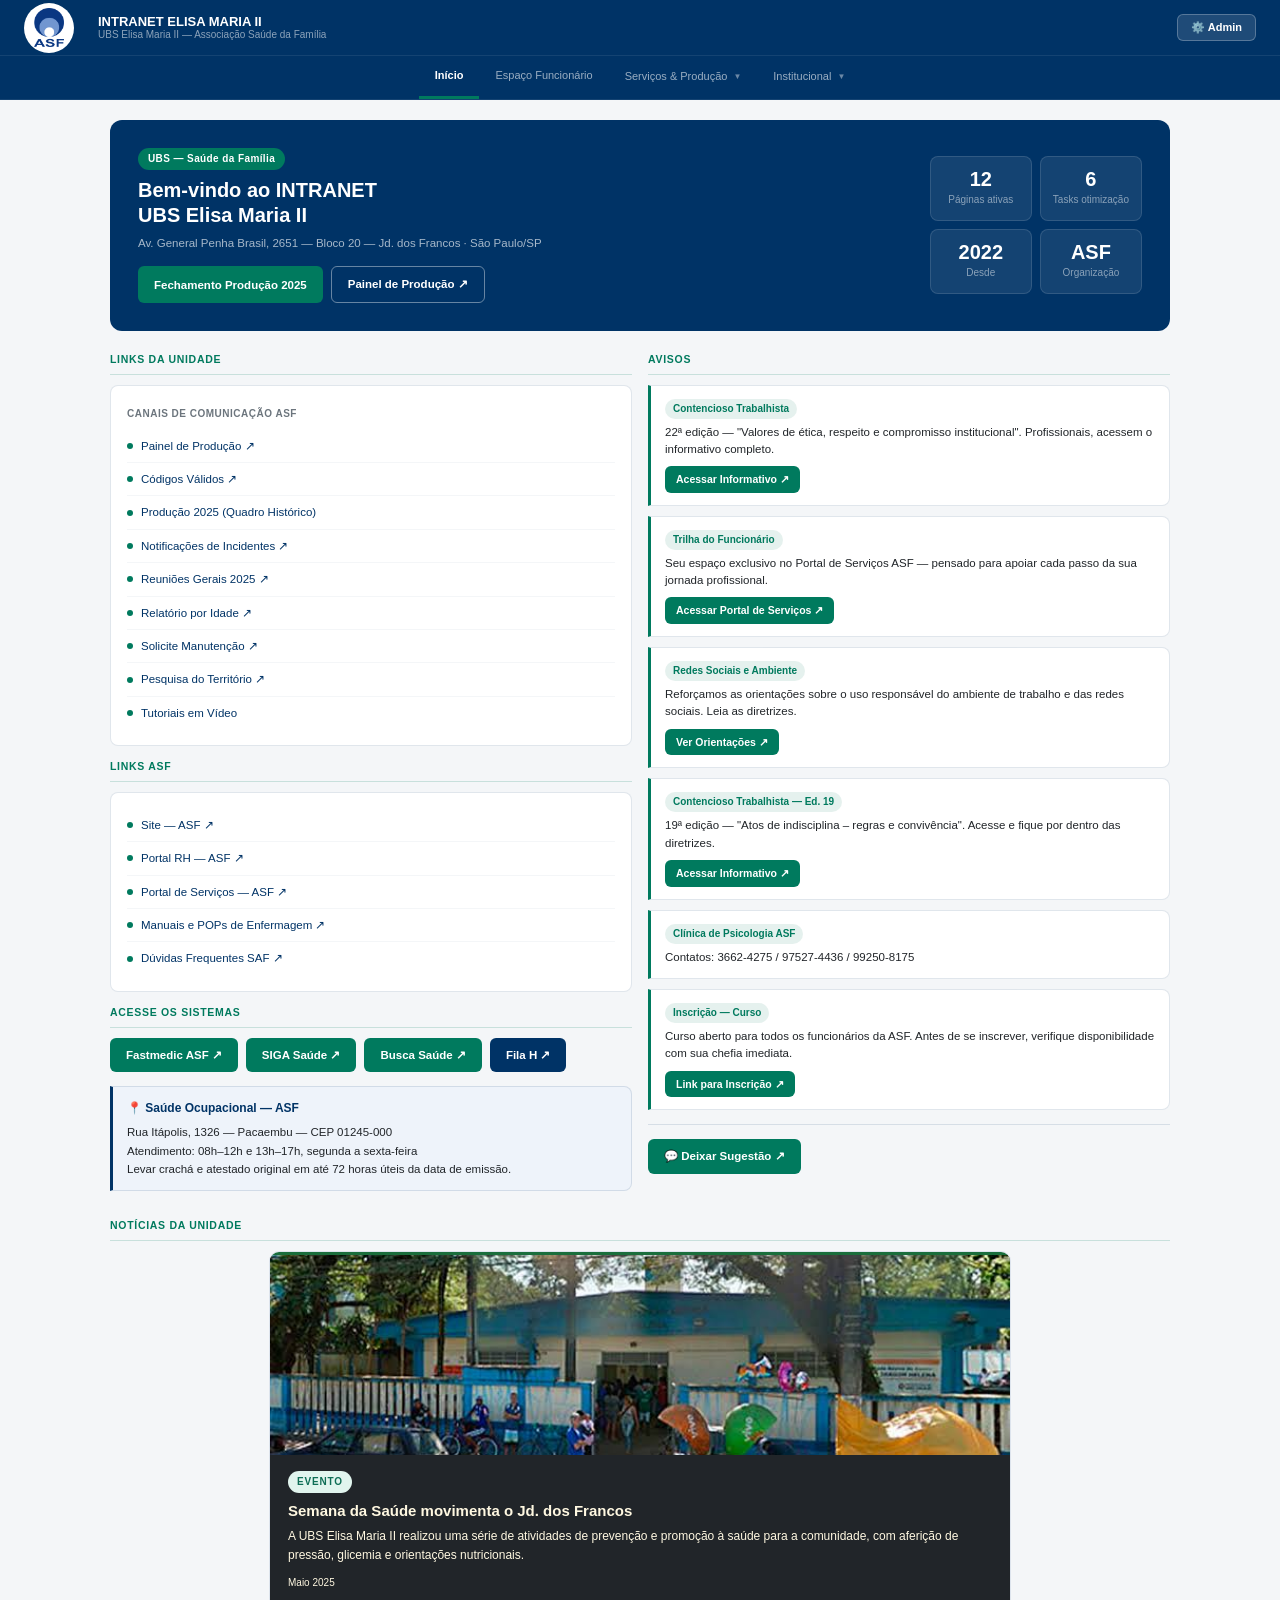
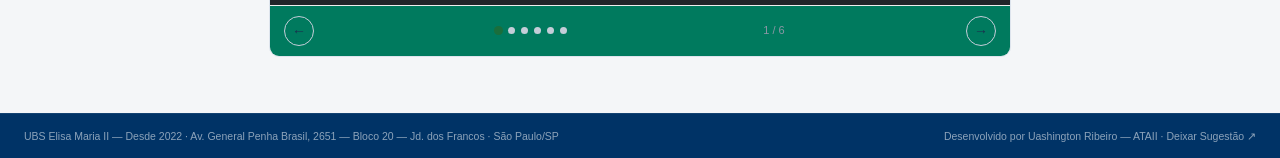
<file: index.html>
<!DOCTYPE html>
<html lang="pt-BR">

<head>
  <meta charset="UTF-8">
  <meta name="viewport" content="width=device-width, initial-scale=1.0">
  <title>INTRANET — UBS Elisa Maria II</title>
  <link rel="stylesheet" href="css/style.css">
</head>

<body>

  <!-- ════════════════════════════ HEADER ════════════════════════════ -->
  <header class="header">
    <a class="brand" onclick="goPage('inicio')">
      <div style=" width: 50px; height: 50px; background: #ffffff; border-radius: 50%; display: flex; align-items: center; justify-content: center; margin-right: 12px;">
        <img style="width: 60%;" src="images/logo.png" alt="Logo Elisa Maria II" class="brand-logo">
      </div>
      <div class="brand-text">
        <span class="brand-name">INTRANET ELISA MARIA II</span>
        <span class="brand-sub">UBS Elisa Maria II — Associação Saúde da Família</span>
      </div>
    </a>
    <button class="admin-header-btn" onclick="openAdminLogin()">⚙️ Admin</button>
  </header>

  <!-- ════════════════════════════ NAVBAR ════════════════════════════ -->
  <nav class="navbar" id="navbar">
    <!-- Início -->
    <div class="nav-item active" data-page="inicio" onclick="goPage('inicio')">Início</div>

    <!-- Espaço Funcionário -->
    <div class="nav-item" data-page="espaco" onclick="goPage('espaco')">Espaço Funcionário</div>

    <!-- Serviços & Produção -->
    <div class="nav-dropdown">
      <button class="nav-dropbtn">Serviços & Produção <span class="arrow">▼</span></button>
      <div class="nav-dropdown-content">
        <div class="nav-item" data-page="tutoriais" onclick="goPage('tutoriais')">Tutoriais em Vídeo</div>
        <div class="nav-item" data-page="territorio" onclick="goPage('territorio')">Território</div>
        <div class="nav-item" data-page="producao" onclick="goPage('producao')">Fechamento Produção 2025</div>
        <div class="nav-item" data-page="telefones" onclick="goPage('telefones')">Telefones Úteis</div>
      </div>
    </div>

    <!-- Institucional -->
    <div class="nav-dropdown">
      <button class="nav-dropbtn">Institucional <span class="arrow">▼</span></button>
      <div class="nav-dropdown-content">
        <div class="nav-item" data-page="missao" onclick="goPage('missao')">Missão e Visão</div>
        <div class="nav-item" data-page="aconteceu" onclick="goPage('aconteceu')">Aconteceu no Elisa II</div>
      </div>
    </div>
  </nav>

  <!-- ════════════════════════════ PÁGINAS ════════════════════════════ -->

  <!-- ── INÍCIO ── -->
  <div class="page active" id="pg-inicio">
    <div class="main">

      <div class="hero">
        <div class="hero-left">
          <span class="hero-badge">UBS — Saúde da Família</span>
          <h1>Bem-vindo ao INTRANET<br>UBS Elisa Maria II</h1>
          <p>Av. General Penha Brasil, 2651 — Bloco 20 — Jd. dos Francos · São Paulo/SP</p>
          <div class="hero-actions">
            <button class="btn btn-green" onclick="goPage('producao')">Fechamento Produção 2025</button>
            <a class="btn btn-outline-white" href="https://lookerstudio.google.com/s/kSRk7RGG6Fc" target="_blank"
              rel="noopener">Painel de Produção ↗</a>
          </div>
        </div>
        <div class="stats-grid">
          <div class="stat-card">
            <div class="stat-num">12</div>
            <div class="stat-label">Páginas ativas</div>
          </div>
          <div class="stat-card">
            <div class="stat-num">6</div>
            <div class="stat-label">Tasks otimização</div>
          </div>
          <div class="stat-card">
            <div class="stat-num">2022</div>
            <div class="stat-label">Desde</div>
          </div>
          <div class="stat-card">
            <div class="stat-num">ASF</div>
            <div class="stat-label">Organização</div>
          </div>
        </div>
      </div>

      <div class="grid-2">
        <div>
          <div class="section-title">Links da Unidade</div>
          <div class="card">
            <p class="label-mini">Canais de Comunicação ASF</p>
            <a class="link-item" href="https://lookerstudio.google.com/s/kSRk7RGG6Fc" target="_blank"><span
                class="link-dot"></span>Painel de Produção ↗</a>
            <a class="link-item"
              href="https://docs.google.com/spreadsheets/d/16RR93oftCf_HwgSDiR7a7Z479o3SIHsOuPSu8A99-ho/edit?usp=sharing"
              target="_blank"><span class="link-dot"></span>Códigos Válidos ↗</a>
            <a class="link-item" href="#" onclick="goPage('producao');return false;"><span
                class="link-dot"></span>Produção 2025 (Quadro Histórico)</a>
            <a class="link-item" href="http://portal.saudedafamilia.org/ASFPesquisa/" target="_blank"><span
                class="link-dot"></span>Notificações de Incidentes ↗</a>
            <a class="link-item"
              href="https://docs.google.com/spreadsheets/d/e/2PACX-1vTS7S0PNtq6ldLuMy5qvCc7ppmtYqmpJDeay9tLh4TyhqOQcVycq1SSYLpQLKpsd4zYFFqaWVrKKi_M/pub?gid=1036982012&single=true&output=pdf"
              target="_blank"><span class="link-dot"></span>Reuniões Gerais 2025 ↗</a>
            <a class="link-item"
              href="https://lookerstudio.google.com/embed/u/0/reporting/6e486592-03f9-4856-9f16-099adacba0db/page/p_2ce3hm3kwd"
              target="_blank"><span class="link-dot"></span>Relatório por Idade ↗</a>
            <a class="link-item"
              href="https://docs.google.com/forms/d/e/1FAIpQLScyAi8FkZ9QKPuhp3hT5o93SmapsVHcFh4o_IoH3g23QhutRg/viewform"
              target="_blank"><span class="link-dot"></span>Solicite Manutenção ↗</a>
            <a class="link-item"
              href="https://script.google.com/macros/s/AKfycbx_i3jmiJw-WCem_1BwaOjSOH1WIs7LGUbDLyeGyCP2BsDNxpOQcG13u_Mr7_VL13k/exec"
              target="_blank"><span class="link-dot"></span>Pesquisa do Território ↗</a>
            <a class="link-item" href="#" onclick="goPage('tutoriais');return false;"><span
                class="link-dot"></span>Tutoriais em Vídeo</a>
          </div>

          <div class="section-title">Links ASF</div>
          <div class="card">
            <a class="link-item" href="https://www.saudedafamilia.org/" target="_blank"><span
                class="link-dot"></span>Site — ASF ↗</a>
            <a class="link-item" href="http://portal.saudedafamilia.org/PORTALASF/Login.aspx" target="_blank"><span
                class="link-dot"></span>Portal RH — ASF ↗</a>
            <a class="link-item" href="http://portal.saudedafamilia.org/ASF/Home/Index" target="_blank"><span
                class="link-dot"></span>Portal de Serviços — ASF ↗</a>
            <a class="link-item" href="https://www.saudedafamilia.org/Home/Enfermagem" target="_blank"><span
                class="link-dot"></span>Manuais e POPs de Enfermagem ↗</a>
            <a class="link-item" href="https://saudedafamilia.org/Transparencia/DuvidasFrequentesSAF"
              target="_blank"><span class="link-dot"></span>Dúvidas Frequentes SAF ↗</a>
          </div>

          <div class="section-title">Acesse os Sistemas</div>
          <div class="btn-group">
            <a class="btn btn-green" href="https://saude.fastmedic.com.br/asfsaopaulo" target="_blank">Fastmedic ASF
              ↗</a>
            <a class="btn btn-green" href="https://siga.saude.prefeitura.sp.gov.br/sms/login.do?method=logoff"
              target="_blank">SIGA Saúde ↗</a>
            <a class="btn btn-green" href="https://buscasaude.prefeitura.sp.gov.br/" target="_blank">Busca Saúde ↗</a>
            <a class="btn btn-navy" href="http://172.17.250.105:8080/filah" target="_blank">Fila H ↗</a>
          </div>

          <div class="info-block">
            <h3>📍 Saúde Ocupacional — ASF</h3>
            <p>Rua Itápolis, 1326 — Pacaembu — CEP 01245-000<br>
              Atendimento: 08h–12h e 13h–17h, segunda a sexta-feira<br>
              Levar crachá e atestado original em até 72 horas úteis da data de emissão.</p>
          </div>
        </div>

        <div>
          <div class="section-title">Avisos</div>
          <div id="avisos-container"></div>

          <div class="divider"></div>
          <div class="btn-group">
            <a class="btn btn-green"
              href="https://docs.google.com/forms/d/e/1FAIpQLSe1J32KYyP0vvBQekujlsO9l6V8b3mlJfW5ge34xovFd7Z3dQ/viewform"
              target="_blank">💬 Deixar Sugestão ↗</a>
          </div>
        </div>
      </div>

      <!-- ── CARROSSEL DE NOTÍCIAS ── -->
      <div style="margin-bottom:24px;">
        <div class="section-title">Notícias da Unidade</div>
        <div id="news-carousel" style="border-radius:10px;overflow:hidden;background:#fff;border:1px solid #dde4ed;">

          <div style="height:3px;background:#e2eaf2;">
            <div id="news-progress" style="height:3px;background:#1a6e3c;width:0%;"></div>
          </div>

          <!-- SLIDE 1 -->
          <div class="news-slide active" style="display:flex;flex-direction:column;">
            <img src="img/teste.jpg" alt="Semana da Saúde"
              style="width:100%;height:200px;object-fit:cover;display:block;">
            <div style="padding:16px 18px 14px;">
              <span
                style="display:inline-block;font-size:10px;font-weight:700;letter-spacing:.08em;text-transform:uppercase;padding:3px 9px;border-radius:20px;background:#e1f5ee;color:#0f6e56;margin-bottom:8px;">Evento</span>
              <div style="font-size:15px;font-weight:700;color:#1a2f4e;margin:0 0 6px;line-height:1.35;">Semana da Saúde movimenta o Jd. dos Francos</div>
              <div style="font-size:12px;color:#6b7a8d;line-height:1.55;margin:0 0 10px;">A UBS Elisa Maria II realizou uma série de atividades de prevenção e promoção à saúde para a comunidade, com aferição de pressão, glicemia e orientações nutricionais.</div>
              <div style="font-size:10px;color:#a0aab5;">Maio 2025</div>
            </div>
          </div>

          <!-- SLIDE 2 -->
          <div class="news-slide" style="display:none;flex-direction:column;">
            <img src="img/teste.jpg" alt="Capacitação" style="width:100%;height:200px;object-fit:cover;display:block;">
            <div style="padding:16px 18px 14px;">
              <span
                style="display:inline-block;font-size:10px;font-weight:700;letter-spacing:.08em;text-transform:uppercase;padding:3px 9px;border-radius:20px;background:#e6f1fb;color:#185fa5;margin-bottom:8px;">Capacitação</span>
              <div style="font-size:15px;font-weight:700;color:#1a2f4e;margin:0 0 6px;line-height:1.35;">Equipe conclui treinamento em Prontuário Eletrônico</div>
              <div style="font-size:12px;color:#6b7a8d;line-height:1.55;margin:0 0 10px;">Todos os profissionais da unidade participaram do treinamento de atualização no sistema de prontuário eletrônico, garantindo mais segurança e qualidade nos registros.</div>
              <div style="font-size:10px;color:#a0aab5;">Abril 2025</div>
            </div>
          </div>

          <!-- SLIDE 3 -->
          <div class="news-slide" style="display:none;flex-direction:column;">
            <img src="img/teste.jpg" alt="Reconhecimento"
              style="width:100%;height:200px;object-fit:cover;display:block;">
            <div style="padding:16px 18px 14px;">
              <span
                style="display:inline-block;font-size:10px;font-weight:700;letter-spacing:.08em;text-transform:uppercase;padding:3px 9px;border-radius:20px;background:#faeeda;color:#854f0b;margin-bottom:8px;">Reconhecimento</span>
              <div style="font-size:15px;font-weight:700;color:#1a2f4e;margin:0 0 6px;line-height:1.35;">Elisa II é destaque no indicador de acolhimento ASF</div>
              <div style="font-size:12px;color:#6b7a8d;line-height:1.55;margin:0 0 10px;">A unidade foi reconhecida entre as melhores avaliadas no indicador de acolhimento da ASF em 2025, resultado do trabalho dedicado e humanizado de toda a equipe.</div>
              <div style="font-size:10px;color:#a0aab5;">Março 2025</div>
            </div>
          </div>

          <!-- SLIDE 4 -->
          <div class="news-slide" style="display:none;flex-direction:column;">
            <img src="img/teste.jpg" alt="Reforma" style="width:100%;height:200px;object-fit:cover;display:block;">
            <div style="padding:16px 18px 14px;">
              <span
                style="display:inline-block;font-size:10px;font-weight:700;letter-spacing:.08em;text-transform:uppercase;padding:3px 9px;border-radius:20px;background:#eeedfe;color:#534ab7;margin-bottom:8px;">Infraestrutura</span>
              <div style="font-size:15px;font-weight:700;color:#1a2f4e;margin:0 0 6px;line-height:1.35;">Sala de espera reformada e mais acessível</div>
              <div style="font-size:12px;color:#6b7a8d;line-height:1.55;margin:0 0 10px;">A reforma da sala de espera foi concluída com sucesso. O novo espaço conta com melhor iluminação, assentos confortáveis e acessibilidade para pessoas com mobilidade reduzida.</div>
              <div style="font-size:10px;color:#a0aab5;">Fevereiro 2025</div>
            </div>
          </div>

          <!-- SLIDE 5 -->
          <div class="news-slide" style="display:none;flex-direction:column;">
            <img src="img/teste.jpg" alt="Vacinação" style="width:100%;height:200px;object-fit:cover;display:block;">
            <div style="padding:16px 18px 14px;">
              <span
                style="display:inline-block;font-size:10px;font-weight:700;letter-spacing:.08em;text-transform:uppercase;padding:3px 9px;border-radius:20px;background:#fcebeb;color:#a32d2d;margin-bottom:8px;">Vacinação</span>
              <div style="font-size:15px;font-weight:700;color:#1a2f4e;margin:0 0 6px;line-height:1.35;">Campanha Influenza encerra com 100% de meta atingida</div>
              <div style="font-size:12px;color:#6b7a8d;line-height:1.55;margin:0 0 10px;">Graças ao esforço conjunto da equipe e dos Agentes Comunitários de Saúde, a campanha de vacinação contra influenza alcançou 100% da meta na área adscrita da unidade.</div>
              <div style="font-size:10px;color:#a0aab5;">Janeiro 2025</div>
            </div>
          </div>

          <!-- SLIDE 6 -->
          <div class="news-slide" style="display:none;flex-direction:column;">
            <img src="img/teste.jpg" alt="Aniversário" style="width:100%;height:200px;object-fit:cover;display:block;">
            <div style="padding:16px 18px 14px;">
              <span
                style="display:inline-block;font-size:10px;font-weight:700;letter-spacing:.08em;text-transform:uppercase;padding:3px 9px;border-radius:20px;background:#e1f5ee;color:#0f6e56;margin-bottom:8px;">Aniversário</span>
              <div style="font-size:15px;font-weight:700;color:#1a2f4e;margin:0 0 6px;line-height:1.35;">3 anos de UBS Elisa Maria II — obrigado, comunidade!</div>
              <div style="font-size:12px;color:#6b7a8d;line-height:1.55;margin:0 0 10px;">Três anos de história, cuidado e compromisso com a saúde do Jardim dos Francos. A unidade celebra mais um aniversário agradecendo a confiança de cada paciente e família atendida.</div>
              <div style="font-size:10px;color:#a0aab5;">2025</div>
            </div>
          </div>

          <!-- CONTROLES -->
          <div
            style="display:flex;align-items:center;justify-content:space-between;padding:10px 14px;border-top:1px solid #eee;background:#007A5E;">
            <button id="news-prev"
              style="background:none;border:1px solid #c4cdd8;border-radius:50%;width:30px;height:30px;cursor:pointer;font-size:14px;color:#1a2f4e;">&#8592;</button>
            <div id="news-dots" style="display:flex;gap:6px;align-items:center;"></div>
            <span id="news-counter" style="font-size:11px;color:#8a97a5;min-width:36px;text-align:right;"></span>
            <button id="news-next"
              style="background:none;border:1px solid #c4cdd8;border-radius:50%;width:30px;height:30px;cursor:pointer;font-size:14px;color:#1a2f4e;">&#8594;</button>
          </div>

        </div>
      </div>

      <script>
        (function () {
          var slides = document.querySelectorAll('.news-slide');
          var dotsEl = document.getElementById('news-dots');
          var counter = document.getElementById('news-counter');
          var bar = document.getElementById('news-progress');
          var total = slides.length;
          var current = 0;
          var autoTimer, barAnim;
          var INTERVAL = 5000;

          for (var i = 0; i < total; i++) {
            var d = document.createElement('div');
            d.style.cssText = 'width:7px;height:7px;border-radius:50%;background:#c4cdd8;cursor:pointer;transition:background .2s,transform .2s;';
            d.setAttribute('data-i', i);
            d.addEventListener('click', (function (idx) { return function () { goTo(idx); startAuto(); }; })(i));
            dotsEl.appendChild(d);
          }

          function updateDots() {
            var ds = dotsEl.querySelectorAll('div');
            ds.forEach(function (d, i) {
              d.style.background = i === current ? '#1a6e3c' : '#c4cdd8';
              d.style.transform = i === current ? 'scale(1.3)' : 'scale(1)';
            });
          }

          function goTo(n) {
            slides[current].style.display = 'none';
            current = (n + total) % total;
            slides[current].style.display = 'flex';
            counter.textContent = (current + 1) + ' / ' + total;
            updateDots();
            animateBar();
          }

          function animateBar() {
            clearTimeout(barAnim);
            bar.style.transition = 'none';
            bar.style.width = '0%';
            setTimeout(function () {
              bar.style.transition = 'width ' + INTERVAL + 'ms linear';
              bar.style.width = '100%';
            }, 30);
          }

          function startAuto() {
            clearInterval(autoTimer);
            autoTimer = setInterval(function () { goTo(current + 1); }, INTERVAL);
          }

          document.getElementById('news-prev').addEventListener('click', function () { clearInterval(autoTimer); goTo(current - 1); startAuto(); });
          document.getElementById('news-next').addEventListener('click', function () { clearInterval(autoTimer); goTo(current + 1); startAuto(); });

          goTo(0);
          startAuto();
        })();
      </script>

    </div>
  </div>

  <!-- ── TUTORIAIS ── -->
  <div class="page" id="pg-tutoriais">
    <div class="main">
      <div class="hero">
        <div class="hero-left">
          <span class="hero-badge">Capacitação</span>
          <h1>Tutoriais em Vídeo</h1>
          <p>Aprenda a usar os sistemas da unidade passo a passo</p>
        </div>
      </div>
      <div class="alert">
        <span class="alert-icon">ℹ️</span>
        <span>Os vídeos estão armazenados no Google Drive. Clique em "Assistir" para abrir em uma nova aba.
          <strong>Nenhum vídeo é carregado diretamente na página</strong> — isso garante um carregamento mais
          rápido.</span>
      </div>
      <div class="grid-2">
        <div class="video-card">
          <div class="video-thumb">
            <button class="play-btn"
              onclick="window.open('https://drive.google.com/file/d/1mXkRnqcC8wwDzUkpJ5pXnaUui_L8RRW_/view','_blank')">
              <div class="play-icon"></div>
            </button>
          </div>
          <div class="video-info">
            <div class="video-title">Relatório de Cadastro de Usuários</div>
            <div class="video-desc">Cadastro por Idade — Passo a passo completo</div>
            <a class="btn btn-green btn-sm"
              href="https://drive.google.com/file/d/1mXkRnqcC8wwDzUkpJ5pXnaUui_L8RRW_/view" target="_blank">Assistir no
              Drive ↗</a>
          </div>
        </div>
        <div class="video-card">
          <div class="video-thumb">
            <button class="play-btn"
              onclick="window.open('https://drive.google.com/file/d/16OH_33ufA7rWOTT4LF8O9ZPkL-j_igmp/view','_blank')">
              <div class="play-icon"></div>
            </button>
          </div>
          <div class="video-info">
            <div class="video-title">Ativação do Certificado Digital</div>
            <div class="video-desc">Como ativar e configurar seu certificado passo a passo</div>
            <a class="btn btn-green btn-sm"
              href="https://drive.google.com/file/d/16OH_33ufA7rWOTT4LF8O9ZPkL-j_igmp/view" target="_blank">Assistir no
              Drive ↗</a>
          </div>
        </div>
      </div>
    </div>
  </div>

  <!-- ── TERRITÓRIO ── -->
  <div class="page" id="pg-territorio">
    <div class="main">
      <div class="hero">
        <div class="hero-left">
          <span class="hero-badge">Território</span>
          <h1>Pesquisa de Endereços</h1>
          <p>Consulte o mapa territorial da UBS Elisa Maria II</p>
        </div>
      </div>
      <div class="info-block">
        <h3>Como usar a ferramenta de território</h3>
        <p>Acesse a ferramenta de pesquisa abaixo para localizar endereços dentro da área de cobertura da UBS. A
          ferramenta abre em uma nova aba para melhor desempenho — sem carregamento pesado na página.</p>
      </div>
      <div class="btn-group">
        <a class="btn btn-green"
          href="https://script.google.com/macros/s/AKfycbx_i3jmiJw-WCem_1BwaOjSOH1WIs7LGUbDLyeGyCP2BsDNxpOQcG13u_Mr7_VL13k/exec"
          target="_blank">🗺️ Abrir Pesquisa de Território ↗</a>
        <a class="btn btn-navy" href="https://www.google.com/maps/search/Jd.+dos+Francos,+São+Paulo" target="_blank">Ver
          Mapa no Google Maps ↗</a>
      </div>
      <div class="card">
        <div class="section-title">Área de Cobertura</div>
        <p style="font-size:12px;color:var(--muted);margin-bottom:8px;">Região atendida pela UBS Elisa Maria II — Jardim
          dos Francos, São Paulo/SP.</p>
        <div
          style="background:#EEF3FA;border-radius:6px;height:100px;display:flex;align-items:center;justify-content:center;color:var(--navy);font-family:Arial,sans-serif;font-weight:700;font-size:12px;gap:8px;">
          <span>🗺️</span> Jd. dos Francos — Av. General Penha Brasil, 2651
        </div>
      </div>
    </div>
  </div>

  <!-- ── ACONTECEU ── -->
  <div class="page" id="pg-aconteceu">
    <div class="main">
      <div class="hero">
        <div class="hero-left">
          <span class="hero-badge">Notícias</span>
          <h1>Aconteceu no Elisa II</h1>
          <p>Fique por dentro das novidades e conquistas da nossa unidade</p>
        </div>
      </div>
      <div class="grid-4">
        <!-- Card 1: Grupo Mexa-se -->
        <div class="news-card">
          <div class="news-img-container">
            <img src="images/mexa_se.jpg" alt="Grupo Mexa-se" class="news-img">
          </div>
          <div class="news-content">
            <span class="notice-tag" style="background: rgba(0, 122, 94, 0.1); color: var(--green);">Comunidade</span>
            <h3 class="news-title">GRUPO MEXA -SE</h3>
            <p class="news-desc">Atividades físicas, alongamentos e dinâmicas promovendo a saúde coletiva e a melhoria
              da qualidade de vida dos participantes da UBS Elisa Maria II.</p>
            <p class="news-date">📅 16 de Setembro de 2025</p>
          </div>
        </div>

        <!-- Card 2: PSE Bernardino -->
        <div class="news-card">
          <div class="news-img-container">
            <img src="images/pse_bernardino.jpg" alt="PSE - EMEI Bernardino" class="news-img">
          </div>
          <div class="news-content">
            <span class="notice-tag" style="background: rgba(0, 51, 102, 0.1); color: var(--navy);">Educação &
              Saúde</span>
            <h3 class="news-title">PSE — EMEI BERNARDINO PIMENTEL MENDES, DR</h3>
            <p class="news-desc">Programa Saúde na Escola levando ações preventivas, orientações de higiene bucal e
              avaliações básicas de saúde para os alunos da EMEI Bernardino.</p>
            <p class="news-date">📅 Setembro de 2025</p>
          </div>
        </div>

        <!-- Card 3: Grupo Melhor Idade -->
        <div class="news-card">
          <div class="news-img-container">
            <img src="images/melhor_idade.jpg" alt="Grupo Melhor Idade" class="news-img">
          </div>
          <div class="news-content">
            <span class="notice-tag" style="background: rgba(224, 122, 0, 0.1); color: #e07a00;">Melhor Idade</span>
            <h3 class="news-title">GRUPO MELHOR IDADE</h3>
            <p class="news-desc">Encontro integrativo especial dedicado à terceira idade, fortalecendo vínculos
              comunitários, exercícios corporais leves e orientações de bem-estar.</p>
            <p class="news-date">📅 09 de Setembro de 2025</p>
          </div>
        </div>

        <!-- Card 4: Grupo Equipe 04 -->
        <div class="news-card">
          <div class="news-img-container">
            <img src="images/equipe_04.jpg" alt="Grupo Equipe 04" class="news-img">
          </div>
          <div class="news-content">
            <span class="notice-tag" style="background: rgba(0, 51, 102, 0.1); color: var(--navy);">Saúde &
              Família</span>
            <h3 class="news-title">GRUPO EQUIPE 04</h3>
            <p class="news-desc">Ações e encontros direcionados à comunidade atendida pela equipe de saúde da família
              04, fortalecendo a promoção da saúde e o cuidado integrado.</p>
            <p class="news-date">📅 08 de Setembro de 2025</p>
          </div>
        </div>
      </div>
    </div>
  </div>

  <!-- ── PRODUÇÃO ── -->
  <div class="page" id="pg-producao">
    <div class="main">
      <div class="hero">
        <div class="hero-left">
          <span class="hero-badge">Gestão</span>
          <h1>Fechamento da Produção 2025</h1>
          <p>Quadro histórico e relatórios de produção da unidade</p>
        </div>
      </div>
      <div class="alert">
        <span class="alert-icon">ℹ️</span>
        <span>Os painéis abrem no Looker Studio e planilhas em nova aba — sem iframe embutido. Isso garante
          <strong>carregamento muito mais rápido</strong> desta página.</span>
      </div>
      <div class="section-title">Acesso Rápido</div>
      <div class="btn-group">
        <a class="btn btn-green" href="https://lookerstudio.google.com/s/kSRk7RGG6Fc" target="_blank">📊 Painel de
          Produção — Looker Studio ↗</a>
        <a class="btn btn-green"
          href="https://docs.google.com/spreadsheets/d/16RR93oftCf_HwgSDiR7a7Z479o3SIHsOuPSu8A99-ho/edit"
          target="_blank">📋 Planilha Códigos Válidos ↗</a>
        <a class="btn btn-green"
          href="https://docs.google.com/spreadsheets/d/e/2PACX-1vTS7S0PNtq6ldLuMy5qvCc7ppmtYqmpJDeay9tLh4TyhqOQcVycq1SSYLpQLKpsd4zYFFqaWVrKKi_M/pub?gid=1036982012&single=true&output=pdf"
          target="_blank">📄 Reuniões Gerais 2025 (PDF) ↗</a>
        <a class="btn btn-green"
          href="https://lookerstudio.google.com/embed/u/0/reporting/6e486592-03f9-4856-9f16-099adacba0db/page/p_2ce3hm3kwd"
          target="_blank">📈 Relatório por Idade ↗</a>
      </div>
      <div class="section-title">Status Mensal 2025</div>
      <div class="grid-4" id="meses-container"></div>
    </div>
  </div>

  <!-- ── ESPAÇO FUNCIONÁRIO ── -->
  <div class="page" id="pg-espaco">
    <div class="main">
      <div class="hero">
        <div class="hero-left">
          <h1>Espaço Funcionário ASF</h1>
          <p>Portal exclusivo de recursos, vídeo educativos, bem-estar, aniversariantes e segurança para colaboradores
          </p>
        </div>
      </div>

      <!-- Barra de Sub-abas Secundárias -->
      <div class="subtabs-container">
        <button class="subtab-btn active" onclick="switchSubTab('sub-sistemas')">💼 Sistemas & RH</button>
        <button class="subtab-btn" onclick="switchSubTab('sub-ouvidoria')">📢 Vídeos Educativos</button>
        <button class="subtab-btn" onclick="switchSubTab('sub-psicologia')">🧠 Psicologia</button>
        <button class="subtab-btn" onclick="switchSubTab('sub-aniversariantes')">📅 Aniversariantes</button>
        <button class="subtab-btn" onclick="switchSubTab('sub-saude')">❤️ Saúde & Bem-estar</button>
        <button class="subtab-btn" onclick="switchSubTab('sub-seguranca')">🛡️ Segurança TI</button>
      </div>

      <!-- 1. ABA: SISTEMAS & RH -->
      <div class="subtab-content active" id="sub-sistemas">
        <div class="grid-2">
          <div>
            <div class="section-title">Portais e Sistemas</div>
            <div class="btn-group">
              <a class="btn btn-green" href="http://portal.saudedafamilia.org/PORTALASF/Login.aspx"
                target="_blank">Portal
                RH — ASF ↗</a>
              <a class="btn btn-green" href="http://portal.saudedafamilia.org/ASF/Home/Index" target="_blank">Portal de
                Serviços ↗</a>
              <a class="btn btn-green" href="http://portal.saudedafamilia.org/ASF/Home/Index" target="_blank">Trilha do
                Funcionário ↗</a>
              <a class="btn btn-green" href="https://www.saudedafamilia.org/Home/Enfermagem" target="_blank">Manuais e
                POPs ↗</a>
            </div>
            <div class="info-block">
              <h3>📍 Saúde Ocupacional</h3>
              <p>Rua Itápolis, 1326 — Pacaembu — CEP 01245-000<br>
                Segunda a sexta-feira: 08h–12h e 13h–17h<br>
                Levar crachá e atestado original em até 72 horas úteis da data de emissão do atestado.</p>
            </div>
          </div>
          <div>
            <div class="section-title">Documentos e Formulários</div>
            <div class="card">
              <a class="link-item"
                href="https://docs.google.com/forms/d/e/1FAIpQLScyAi8FkZ9QKPuhp3hT5o93SmapsVHcFh4o_IoH3g23QhutRg/viewform"
                target="_blank"><span class="link-dot"></span>Solicitar Manutenção (Formulário) ↗</a>
              <a class="link-item" href="http://portal.saudedafamilia.org/ASFPesquisa/" target="_blank"><span
                  class="link-dot"></span>Notificações de Incidentes ↗</a>
              <a class="link-item" href="https://saudedafamilia.org/Transparencia/DuvidasFrequentesSAF"
                target="_blank"><span class="link-dot"></span>Dúvidas Frequentes SAF ↗</a>
              <a class="link-item"
                href="https://docs.google.com/forms/d/e/1FAIpQLSdsy1M9MtdnxnPOBzyXsY5u_iSV0Q4iu7Yv8FU4Cr7qBQOpcw/viewform"
                target="_blank"><span class="link-dot"></span>Contencioso Trabalhista — Ed. 22 ↗</a>
              <a class="link-item"
                href="https://docs.google.com/forms/d/e/1FAIpQLSe1J32KYyP0vvBQekujlsO9l6V8b3mlJfW5ge34xovFd7Z3dQ/viewform"
                target="_blank"><span class="link-dot"></span>Deixar uma Sugestão ↗</a>
            </div>
          </div>
        </div>
      </div>

      <!-- 2. ABA: OUVIDORIA & SAF -->
      <div class="subtab-content" id="sub-ouvidoria">
        <div class="alert">
          <span class="alert-icon">ℹ️</span>
          <span>Vídeos informativos e canais oficiais de ouvidoria para os funcionários da ASF. Clique nos cards abaixo
            para assistir.</span>
        </div>

        <div class="grid-4">
          <!-- Vídeo 1 -->
          <div class="video-card">
            <div class="video-thumb">
              <button class="play-btn" onclick="window.open('https://www.youtube.com/','_blank')">
                <div class="play-icon"></div>
              </button>
            </div>
            <div class="video-info">
              <div class="video-title">Prevenção ao uso de álcool e drogas</div>
              <div class="video-desc">Campanha de prevenção ao uso de álcool e drogas</div>
              <a class="btn btn-green btn-sm" href="https://youtu.be/ghYQOT6_ovs?si=nH6kwD9i5uHz9Vl2"
                target="_blank">Assistir Vídeo ↗</a>
            </div>
          </div>
          <!-- Vídeo 2 -->
          <div class="video-card">
            <div class="video-thumb">
              <button class="play-btn" onclick="window.open('https://www.youtube.com/','_blank')">
                <div class="play-icon"></div>
              </button>
            </div>
            <div class="video-info">
              <div class="video-title">Prevenção à violência</div>
              <div class="video-desc">Vídeo da campanha de prevenção à violência da ASF</div>
              <a class="btn btn-green btn-sm" href="https://youtu.be/dS9yoYqJge0?si=47dHE1xoukK-ffyj"
                target="_blank">Assistir Vídeo ↗</a>
            </div>
          </div>
          <!-- Vídeo 3 -->
          <div class="video-card">
            <div class="video-thumb">
              <button class="play-btn" onclick="window.open('https://www.youtube.com/','_blank')">
                <div class="play-icon"></div>
              </button>
            </div>
            <div class="video-info">
              <div class="video-title">Prevenção à ISTs</div>
              <div class="video-desc">Vídeo sobre prevenção às Infecções Sexualmente Transmissíveis</div>
              <a class="btn btn-green btn-sm" href="https://youtu.be/fNUR7X4oMcY?si=wUTLVt78jcAh7-5s"
                target="_blank">Assistir Vídeo ↗</a>
            </div>
          </div>
          <!-- Vídeo 4 -->
          <div class="video-card">
            <div class="video-thumb">
              <button class="play-btn" onclick="window.open('https://www.youtube.com/','_blank')">
                <div class="play-icon"></div>
              </button>
            </div>
            <div class="video-info">
              <div class="video-title">Prevenção ao Assédio</div>
              <div class="video-desc">Diretrizes de conduta profissional e integridade</div>
              <a class="btn btn-green btn-sm" href="https://youtu.be/bkGp3wsfzL0?si=sgEs3sDtAex7jfDM"
                target="_blank">Assistir Vídeo ↗</a>
            </div>
          </div>
        </div>

        <div class="grid-2" style="margin-top: 20px;">
          <div>
            <div class="section-title">Links Importantes & Enquetes</div>
            <div class="card">
              <a class="link-item" href="https://saudedafamilia.org/Transparencia/DuvidasFrequentesSAF"
                target="_blank"><span class="link-dot"></span>Dúvidas Frequentes ↗</a>
              <a class="link-item" href="https://docs.google.com/forms/" target="_blank"><span
                  class="link-dot"></span>Enquete sobre confiança na Ouvidoria ASF ↗</a>
              <a class="link-item" href="https://docs.google.com/forms/" target="_blank"><span
                  class="link-dot"></span>Serviço de Atendimento ao Funcionário (SAF) - Formulário ↗</a>
            </div>
          </div>
          <div>
            <div class="section-title">Registro de Manifestações</div>
            <div class="info-block" style="border-left-color: var(--green);">
              <h3>📧 saf@saudedafamilia.org</h3>
              <p style="margin-top: 8px;">Para registrar a sua manifestação, envie a mensagem através do seu e-mail
                institucional (<strong>@saudedafamilia.org</strong>)</p>
            </div>
          </div>
        </div>
      </div>

      <!-- 3. ABA: PSICOLOGIA -->
      <div class="subtab-content" id="sub-psicologia">
        <div class="grid-2">
          <div>
            <div class="section-title">Contatos & Agendamento</div>
            <div class="info-block">
              <h3>📞 Contatos</h3>
              <p><strong>3662-4275</strong><br><strong>97527-4436</strong><br><strong>99250-8175</strong></p>
            </div>
            <div class="info-block">
              <h3>Como agendar</h3>
              <p>Entre em contato pelos telefones acima ou acesse o formulário de agendamento online. O atendimento é
                <strong>sigiloso e gratuito</strong> para todos os funcionários ASF.
              </p>
            </div>
            <a class="btn btn-green"
              href="https://docs.google.com/forms/d/e/1FAIpQLSdsy1M9MtdnxnPOBzyXsY5u_iSV0Q4iu7Yv8FU4Cr7qBQOpcw/viewform"
              target="_blank">📅 Agendar Atendimento ↗</a>
          </div>
          <div>
            <div class="section-title">Serviços Disponíveis</div>
            <div class="card">
              <div class="link-item"><span class="link-dot"></span>Atendimento psicológico individual</div>
              <div class="link-item"><span class="link-dot"></span>Grupo de apoio ao trabalhador</div>
              <div class="link-item"><span class="link-dot"></span>Orientação em saúde mental</div>
              <div class="link-item"><span class="link-dot"></span>Prevenção e cuidado com burnout</div>
              <div class="link-item"><span class="link-dot"></span>Acompanhamento de afastamentos</div>
              <div class="link-item"><span class="link-dot"></span>Suporte em situações de crise</div>
            </div>
          </div>
        </div>
      </div>

      <!-- 4. ABA: ANIVERSARIANTES -->
      <div class="subtab-content" id="sub-aniversariantes">
        <div class="grid-3">
          <div class="team-card">
            <div class="avatar">MA</div>
            <div class="team-name">Maria Aparecida</div>
            <div class="team-role">Enfermagem — 05/Maio</div>
          </div>
          <div class="team-card">
            <div class="avatar">JR</div>
            <div class="team-name">José Roberto</div>
            <div class="team-role">ACS — 12/Maio</div>
          </div>
          <div class="team-card">
            <div class="avatar">FS</div>
            <div class="team-name">Fernanda Silva</div>
            <div class="team-role">Recepção — 18/Maio</div>
          </div>
          <div class="team-card">
            <div class="avatar">CT</div>
            <div class="team-name">Carlos Teixeira</div>
            <div class="team-role">Médico — 23/Maio</div>
          </div>
          <div class="team-card">
            <div class="avatar">LO</div>
            <div class="team-name">Luciana Oliveira</div>
            <div class="team-role">Odontologia — 28/Maio</div>
          </div>
          <div class="team-card">
            <div class="avatar">UR</div>
            <div class="team-name">Uashington Ribeiro</div>
            <div class="team-role">ATAII — 31/Maio</div>
          </div>
        </div>
      </div>

      <!-- 5. ABA: SAÚDE & BEM-ESTAR -->
      <div class="subtab-content" id="sub-saude">
        <div class="grid-3">
          <div class="info-block">
            <h3>❤️ Exames Preventivos</h3>
            <p>Mantenha seus exames em dia. Consulte o calendário de prevenção da ASF e agende pelo Portal de Serviços.
            </p>
            <div style="margin-top:10px"><a class="btn btn-green btn-sm"
                href="http://portal.saudedafamilia.org/ASF/Home/Index" target="_blank">Ver Calendário ↗</a></div>
          </div>
          <div class="info-block">
            <h3>🏃 Atividade Física</h3>
            <p>Pausas ativas e orientações de exercícios para profissionais da saúde. Pequenos movimentos fazem grande
              diferença.</p>
            <div style="margin-top:10px"><a class="btn btn-green btn-sm"
                href="http://portal.saudedafamilia.org/ASF/Home/Index" target="_blank">Ver Dicas ↗</a></div>
          </div>
          <div class="info-block">
            <h3>🧠 Saúde Mental</h3>
            <p>Recursos de apoio psicológico e autocuidado disponíveis gratuitamente para todos os funcionários ASF.</p>
            <div style="margin-top:10px"><button class="btn btn-green btn-sm"
                onclick="switchSubTab('sub-psicologia')">Ver Suporte →</button></div>
          </div>
        </div>
        <div class="section-title">Links de Saúde</div>
        <div class="btn-group">
          <a class="btn btn-green" href="https://buscasaude.prefeitura.sp.gov.br/" target="_blank">Busca Saúde SP ↗</a>
          <a class="btn btn-green" href="https://prefeitura.sp.gov.br/web/saude" target="_blank">Secretaria Municipal de
            Saúde ↗</a>
          <a class="btn btn-navy" href="http://portal.saudedafamilia.org/ASF/Home/Index" target="_blank">Portal de
            Serviços ASF ↗</a>
        </div>
      </div>

      <!-- 6. ABA: SEGURANÇA TI -->
      <div class="subtab-content" id="sub-seguranca">

        <!-- Comunicado Oficial de Segurança -->
        <div class="notice" style="border-left-color: #e07a00; margin-bottom: 20px; background: #fffdf9;">
          <span class="notice-tag" style="background: rgba(224, 122, 0, 0.1); color: #e07a00;">⏳ CURSO OBRIGATÓRIO —
            ÚLTIMA SEMANA</span>
          <p style="margin-top: 8px; font-size: 12px; line-height: 1.6; color: var(--text);">
            Prezados(as),<br><br>
            Entramos na <strong>última semana</strong> do curso obrigatório <strong>"Compartilhamento de
              Dados"</strong>. É essencial que todos os gestores alinhem com suas equipes para que os funcionários
            realizem os cursos disponíveis dentro do prazo.<br><br>
            Lembramos que a missão da ASF é prestar um serviço de qualidade e segurança, e a realização destes
            treinamentos é fundamental para mantermos nossos padrões de excelência.<br><br>
            Contamos com a colaboração de todos.<br><br>
            <em>Atenciosamente,<br><strong>Segurança da Informação – ASF</strong></em><br><br>
            <span style="display: block; text-align: center; margin-top: 12px;">
              <em><strong>Caso já tenha realizado o curso, pedimos que desconsidere esta mensagem.</strong></em>
            </span>
          </p>
        </div>

        <div class="grid-2">
          <div>
            <div class="section-title">Regras Essenciais</div>
            <div class="card">
              <div class="link-item"><span class="link-dot"></span>Não compartilhe sua senha com ninguém</div>
              <div class="link-item"><span class="link-dot"></span>Bloqueie o computador ao se ausentar</div>
              <div class="link-item"><span class="link-dot"></span>Não use redes Wi-Fi públicas para acessar sistemas
              </div>
              <div class="link-item"><span class="link-dot"></span>Reporte e-mails suspeitos imediatamente ao TI</div>
              <div class="link-item"><span class="link-dot"></span>Use somente dispositivos autorizados pela ASF</div>
              <div class="link-item"><span class="link-dot"></span>Mantenha o sistema operacional sempre atualizado
              </div>
              <div class="link-item"><span class="link-dot"></span>Não fotografe telas com dados de pacientes</div>
              <div class="link-item"><span class="link-dot"></span>Acesse apenas sistemas necessários para sua função
              </div>
            </div>
          </div>
          <div>
            <div class="section-title">Suporte & Incidentes</div>
            <div class="info-block danger">
              <h3>🚨 Em caso de incidente</h3>
              <p>Registre o ocorrido imediatamente pelo formulário de Notificação de Incidentes. Não tente resolver
                sozinho. Contate o responsável de TI da unidade.</p>
              <div style="margin-top:10px"><a class="btn btn-green btn-sm"
                  href="http://portal.saudedafamilia.org/ASFPesquisa/" target="_blank">Notificar Incidente ↗</a></div>
            </div>
            <div class="info-block">
              <h3>📱 Redes Sociais</h3>
              <p>Não divulgue informações de pacientes ou da unidade em redes sociais. Siga as orientações do
                Contencioso
                Trabalhista sobre uso responsável.</p>
            </div>
            <div class="info-block">
              <h3>🔒 Contato TI</h3>
              <p>Responsável: Uashington Ribeiro — ATAII<br>
                E-mail: uribeiro@norte.saudedafamilia.org</p>
            </div>
          </div>
        </div>
      </div>

    </div>
  </div>

  <!-- ── TELEFONES ── -->
  <div class="page" id="pg-telefones">
    <div class="main">
      <div class="hero">
        <div class="hero-left">
          <span class="hero-badge">Contatos</span>
          <h1>Telefones Úteis</h1>
          <p>Ramais e contatos da unidade, ASF e serviços de emergência</p>
        </div>
      </div>
      <div class="section-title">Contatos da Unidade</div>
      <div class="grid-3">
        <!-- Telefone da Unidade (Destaque) -->
        <div class="phone-card" style="border-left: 3px solid var(--green);">
          <div class="phone-dept" style="color: var(--green); font-weight: bold;">Telefone da Unidade</div>
          <div class="phone-num" style="color: var(--navy);">(11) 5237-4396</div>
          <div class="phone-ext" style="word-break: break-all; font-size: 10px; margin-top: 4px;">Email:
            ubs.elisamariaII@norte.saudedafamilia.org</div>
        </div>
      </div>
      <div class="section-title">Saúde Ocupacional e ASF</div>
      <div class="grid-3">
        <!-- Coordenação Norte (Destaque) -->
        <div class="phone-card" style="border-left: 3px solid var(--navy);">
          <div class="phone-dept" style="color: var(--navy); font-weight: bold;">Coordenação Norte</div>
          <div class="phone-num" style="color: var(--green);">(11) 3950-2036</div>
          <div class="phone-ext" style="word-break: break-all; font-size: 10px; margin-top: 4px;">Email:
            asfnorte.info@saudedafamilia.org</div>
        </div>
      </div>
    </div>
  </div>

  <!-- ── MISSÃO ── -->
  <div class="page" id="pg-missao">
    <div class="main">
      <div class="hero">
        <div class="hero-left">
          <span class="hero-badge">Institucional</span>
          <h1>Missão e Visão — ASF</h1>
          <p>Os valores que guiam nossa atuação diária na UBS Elisa Maria II</p>
        </div>
      </div>
      <div class="grid-2">
        <div class="info-block" style="border-left-color:var(--navy)">
          <h3>🎯 Missão</h3>
          <p>Elevação da qualidade de vida humana por meio de assistência,
            atendimento e educação à população vulnerável através do fomento na área da saúde.</p>
        </div>
        <div class="info-block" style="border-left-color:var(--green)">
          <h3>🔭 Visão</h3>
          <p>Compromisso com a vida, justiça social e o desenvolvimento socioeconômico da população por meio de sua área
            de
            atuação em saúde, visando contribuir para que a população vulnerável tenha acesso à assistência à saúde de
            qualidade, universal e de maneira humanizada.</p>
        </div>
      </div>
      <div class="section-title">Nossos Valores</div>
      <div class="grid-center-last">
        <div class="value-card">
          <span class="value-icon">⚖️</span>
          <div class="value-title">Legalidade</div>
          <div class="value-desc">Atuação em estrita conformidade com as leis e regulamentos vigentes</div>
        </div>
        <div class="value-card">
          <span class="value-icon">👤</span>
          <div class="value-title">Impessoalidade</div>
          <div class="value-desc">Tratamento neutro e equânime, priorizando sempre o interesse público</div>
        </div>
        <div class="value-card">
          <span class="value-icon">🤝</span>
          <div class="value-title">Igualdade</div>
          <div class="value-desc">Garantia de acesso universal e tratamento justo para todos, sem distinção</div>
        </div>
        <div class="value-card">
          <span class="value-icon">📜</span>
          <div class="value-title">Moralidade</div>
          <div class="value-desc">Conduta pautada por princípios de decência, honradez e integridade profissional</div>
        </div>
        <div class="value-card">
          <span class="value-icon">💎</span>
          <div class="value-title">Transparência</div>
          <div class="value-desc">Acesso claro e aberto às informações e processos de gestão institucional</div>
        </div>
        <div class="value-card">
          <span class="value-icon">🛡️</span>
          <div class="value-title">Honestidade</div>
          <div class="value-desc">Compromisso inabalável com a verdade e a retidão em todas as relações</div>
        </div>
        <div class="value-card">
          <span class="value-icon">⚡</span>
          <div class="value-title">Eficiência</div>
          <div class="value-desc">Otimização de recursos para oferecer a melhor assistência à saúde com agilidade</div>
        </div>
        <div class="value-card">
          <span class="value-icon">❤️</span>
          <div class="value-title">Responsabilidade Social</div>
          <div class="value-desc">Compromisso ativo com o bem-estar e o desenvolvimento da nossa comunidade</div>
        </div>
        <div class="value-card">
          <span class="value-icon">🌱</span>
          <div class="value-title">Responsabilidade Ambiental</div>
          <div class="value-desc">Práticas sustentáveis e cuidado com o meio ambiente para preservar a vida</div>
        </div>
        <div class="value-card">
          <span class="value-icon">🧭</span>
          <div class="value-title">Ética</div>
          <div class="value-desc">Agir com retidão, consciência e responsabilidade em todas as decisões e cuidados</div>
        </div>
        <div class="value-card">
          <span class="value-icon">🙌</span>
          <div class="value-title">Respeito</div>
          <div class="value-desc">Valorização do ser humano, acolhimento da diversidade e empatia mútua</div>
        </div>
      </div>
      <div style="margin-top:4px; display: flex; justify-content: center;">
        <a class="btn btn-green" href="https://www.saudedafamilia.org/" target="_blank">Saiba mais sobre a ASF ↗</a>
      </div>
    </div>
  </div>

  <!-- ════════════════════════════ FOOTER ════════════════════════════ -->
  <footer class="footer">
    <span>UBS Elisa Maria II — Desde 2022 · Av. General Penha Brasil, 2651 — Bloco 20 — Jd. dos Francos · São
      Paulo/SP</span>
    <span>Desenvolvido por Uashington Ribeiro — ATAII · <a
        href="https://docs.google.com/forms/d/e/1FAIpQLSe1J32KYyP0vvBQekujlsO9l6V8b3mlJfW5ge34xovFd7Z3dQ/viewform"
        target="_blank">Deixar Sugestão ↗</a></span>
  </footer>

  <script src="js/script.js"></script>

  <!-- ══════════════════════════════════════════
       TOAST
  ══════════════════════════════════════════ -->
  <div id="admin-toast"></div>

  <!-- ══════════════════════════════════════════
       MODAL DE LOGIN
  ══════════════════════════════════════════ -->
  <div class="adm-overlay" id="loginOverlay" onclick="closeLoginOutside(event)">
    <div class="adm-login-box">
      <div class="adm-login-logo">⚙️</div>
      <h2 class="adm-login-title">Acesso Administrativo</h2>
      <p class="adm-login-sub">INTRANET — UBS Elisa Maria II</p>
      <div class="adm-form-group">
        <label>Usuário</label>
        <input type="text" id="login-user" placeholder="Digite seu usuário" autocomplete="off">
      </div>
      <div class="adm-form-group">
        <label>Senha</label>
        <input type="password" id="login-pass" placeholder="Digite sua senha" onkeydown="if(event.key==='Enter')doLogin()">
      </div>
      <div id="login-error" class="adm-login-error" style="display:none">❌ Usuário ou senha incorretos.</div>
      <button class="adm-login-btn" onclick="doLogin()">Entrar</button>
      <button class="adm-login-cancel" onclick="closeLogin()">Cancelar</button>
    </div>
  </div>

  <!-- ══════════════════════════════════════════
       PAINEL ADMIN
  ══════════════════════════════════════════ -->
  <div class="adm-overlay" id="adminOverlay" onclick="closeAdminOutside(event)">
    <div class="adm-panel">

      <div class="adm-header">
        <div>
          <div class="adm-header-title">⚙️ Painel Administrativo</div>
          <div class="adm-header-sub">INTRANET UBS Elisa Maria II</div>
        </div>
        <div style="display:flex;gap:8px;align-items:center">
          <button class="adm-logout-btn" onclick="doLogout()">Sair</button>
          <button class="adm-close-btn" onclick="closeAdmin()">✕</button>
        </div>
      </div>

      <div class="adm-tabs">
        <div class="adm-tab active" onclick="adminTab('avisos')">📢 Avisos</div>
        <div class="adm-tab" onclick="adminTab('noticias')">📰 Notícias</div>
        <div class="adm-tab" onclick="adminTab('producao')">📊 Produção</div>
      </div>

      <div class="adm-body">

        <!-- ABA: AVISOS -->
        <div class="adm-section active" id="adm-avisos">
          <div class="adm-add-box">
            <h4 class="adm-add-title">➕ Adicionar Novo Aviso</h4>
            <div class="adm-row-2">
              <div class="adm-form-group">
                <label>Categoria / Tag</label>
                <input type="text" id="aviso-tag" placeholder="ex: RH, Treinamento, TI..." maxlength="40">
              </div>
              <div class="adm-form-group">
                <label>Link do Botão (opcional)</label>
                <input type="text" id="aviso-link" placeholder="https://...">
              </div>
            </div>
            <div class="adm-form-group">
              <label>Texto do Aviso</label>
              <textarea id="aviso-texto" placeholder="Digite o conteúdo do aviso..."></textarea>
            </div>
            <div class="adm-form-group">
              <label>Texto do Botão (opcional)</label>
              <input type="text" id="aviso-btn" placeholder="ex: Acessar Portal ↗">
            </div>
            <button class="adm-btn-green" onclick="addAviso()">✔ Publicar Aviso</button>
          </div>
          <div class="adm-section-title">Avisos Publicados</div>
          <div id="adm-avisos-list"></div>
        </div>

        <!-- ABA: NOTÍCIAS -->
        <div class="adm-section" id="adm-noticias">
          <div class="adm-add-box">
            <h4 class="adm-add-title">➕ Adicionar Nova Notícia</h4>
            <div class="adm-row-2">
              <div class="adm-form-group">
                <label>Categoria / Tag</label>
                <input type="text" id="noticia-tag" placeholder="ex: Evento, Capacitação..." maxlength="40">
              </div>
              <div class="adm-form-group">
                <label>Data</label>
                <input type="text" id="noticia-data" placeholder="ex: Maio 2025">
              </div>
            </div>
            <div class="adm-form-group">
              <label>Título</label>
              <input type="text" id="noticia-titulo" placeholder="Título da notícia">
            </div>
            <div class="adm-form-group">
              <label>Texto</label>
              <textarea id="noticia-texto" placeholder="Descreva o acontecimento..."></textarea>
            </div>
            <button class="adm-btn-green" onclick="addNoticia()">✔ Publicar Notícia</button>
          </div>
          <div class="adm-section-title">Notícias Publicadas</div>
          <div id="adm-noticias-list"></div>
        </div>

        <!-- ABA: PRODUÇÃO -->
        <div class="adm-section" id="adm-producao">
          <div class="adm-add-box" style="background:#EEF3FA;border-color:rgba(0,51,102,0.2)">
            <h4 class="adm-add-title" style="color:#003366">📊 Clique num mês para alterar o status</h4>
            <div class="adm-legend">
              <span><span class="adm-dot" style="background:#007A5E"></span>Fechado</span>
              <span><span class="adm-dot" style="background:#e07a00"></span>Em andamento</span>
              <span><span class="adm-dot" style="background:#ccc"></span>Pendente</span>
            </div>
            <div class="adm-meses-grid" id="adm-meses-toggles"></div>
            <p style="font-size:11px;color:#6c757d;margin-top:8px">1 clique = Em andamento · 2 cliques = Fechado · 3 cliques = Pendente</p>
          </div>
        </div>

      </div>
    </div>
  </div>

  <!-- ══════════════════════════════════════════
       ESTILOS DO ADMIN (inline para não depender de arquivo externo)
  ══════════════════════════════════════════ -->
  <style>
    /* BOTÃO HEADER */
    .admin-header-btn {
      background: rgba(255,255,255,0.12);
      border: 1px solid rgba(255,255,255,0.25);
      border-radius: 6px;
      padding: 6px 13px;
      color: #fff;
      font-size: 11px;
      font-family: Arial, sans-serif;
      font-weight: 700;
      cursor: pointer;
      transition: background .15s;
    }
    .admin-header-btn:hover { background: rgba(255,255,255,0.22); }

    /* TOAST */
    #admin-toast {
      position: fixed; bottom: 22px; right: 22px;
      background: #003366; color: #fff;
      padding: 10px 18px; border-radius: 8px;
      font-size: 12px; font-family: Arial, sans-serif; font-weight: 700;
      z-index: 9999; box-shadow: 0 4px 18px rgba(0,0,0,0.25);
      transform: translateY(60px); opacity: 0;
      transition: all .3s; pointer-events: none;
    }
    #admin-toast.show { transform: translateY(0); opacity: 1; }

    /* OVERLAY */
    .adm-overlay {
      display: none; position: fixed; inset: 0; z-index: 1000;
      background: rgba(0,20,51,0.6); backdrop-filter: blur(4px);
      align-items: center; justify-content: center;
    }
    .adm-overlay.open { display: flex; }

    /* LOGIN BOX */
    .adm-login-box {
      background: #fff; border-radius: 12px; padding: 32px 28px;
      width: 100%; max-width: 360px; text-align: center;
      box-shadow: 0 20px 60px rgba(0,0,0,0.3);
    }
    .adm-login-logo { font-size: 36px; margin-bottom: 10px; }
    .adm-login-title { font-family: Arial, sans-serif; font-weight: 700; font-size: 18px; color: #003366; margin-bottom: 4px; }
    .adm-login-sub { font-size: 11px; color: #6c757d; margin-bottom: 20px; font-family: Verdana, sans-serif; }
    .adm-login-error { background: #fef0f0; border: 1px solid #fcc; border-radius: 6px; padding: 8px 12px; font-size: 11.5px; color: #9c1c1c; margin-bottom: 12px; font-family: Verdana, sans-serif; }
    .adm-login-btn {
      width: 100%; background: #007A5E; color: #fff;
      border: none; border-radius: 6px; padding: 10px;
      font-family: Arial, sans-serif; font-weight: 700; font-size: 13px;
      cursor: pointer; margin-bottom: 8px; transition: opacity .15s;
    }
    .adm-login-btn:hover { opacity: .88; }
    .adm-login-cancel {
      width: 100%; background: none; border: 1px solid #ccd6e0;
      border-radius: 6px; padding: 8px; font-size: 12px;
      color: #6c757d; cursor: pointer; font-family: Verdana, sans-serif;
    }
    .adm-login-cancel:hover { background: #f8f9fa; }

    /* PAINEL */
    .adm-panel {
      background: #fff; width: 100%; max-width: 860px;
      border-radius: 12px; overflow: hidden;
      box-shadow: 0 24px 60px rgba(0,0,0,0.3);
      display: flex; flex-direction: column; max-height: 92vh;
    }
    .adm-header {
      background: #003366; padding: 14px 20px;
      display: flex; align-items: center; justify-content: space-between;
      flex-shrink: 0;
    }
    .adm-header-title { font-family: Arial, sans-serif; font-weight: 700; font-size: 15px; color: #fff; }
    .adm-header-sub { font-size: 10px; color: rgba(255,255,255,0.55); font-family: Verdana, sans-serif; }
    .adm-logout-btn {
      background: rgba(255,255,255,0.1); border: 1px solid rgba(255,255,255,0.25);
      color: #fff; border-radius: 6px; padding: 5px 12px;
      font-size: 11px; font-family: Arial, sans-serif; font-weight: 700; cursor: pointer;
    }
    .adm-logout-btn:hover { background: rgba(255,255,255,0.2); }
    .adm-close-btn {
      background: rgba(255,255,255,0.1); border: none; color: #fff;
      width: 30px; height: 30px; border-radius: 6px; font-size: 16px;
      cursor: pointer; display: flex; align-items: center; justify-content: center;
    }
    .adm-close-btn:hover { background: rgba(255,255,255,0.25); }

    /* TABS */
    .adm-tabs { display: flex; background: #f8f9fa; border-bottom: 1px solid rgba(0,51,102,0.12); flex-shrink: 0; }
    .adm-tab {
      padding: 10px 18px; font-family: Arial, sans-serif; font-weight: 700;
      font-size: 11.5px; color: #6c757d; cursor: pointer;
      border-bottom: 2px solid transparent; transition: color .15s;
    }
    .adm-tab:hover { color: #003366; }
    .adm-tab.active { color: #003366; border-bottom-color: #007A5E; }

    .adm-body { padding: 20px; overflow-y: auto; flex: 1; }
    .adm-section { display: none; }
    .adm-section.active { display: block; }

    /* FORM */
    .adm-form-group { display: flex; flex-direction: column; gap: 4px; margin-bottom: 12px; }
    .adm-form-group label { font-family: Arial, sans-serif; font-weight: 700; font-size: 11px; color: #003366; }
    .adm-form-group input, .adm-form-group textarea {
      border: 1px solid #ccd6e0; border-radius: 6px; padding: 8px 10px;
      font-size: 12px; font-family: Verdana, sans-serif; color: #212529;
      outline: none; background: #fff; transition: border-color .15s;
    }
    .adm-form-group input:focus, .adm-form-group textarea:focus { border-color: #007A5E; }
    .adm-form-group textarea { resize: vertical; min-height: 70px; }
    .adm-row-2 { display: grid; grid-template-columns: 1fr 1fr; gap: 12px; }

    .adm-add-box {
      background: #f0faf6; border: 1px solid rgba(0,122,94,0.2);
      border-radius: 8px; padding: 16px; margin-bottom: 20px;
    }
    .adm-add-title { font-family: Arial, sans-serif; font-weight: 700; font-size: 12px; color: #007A5E; margin-bottom: 12px; }
    .adm-section-title {
      font-family: Arial, sans-serif; font-weight: 700; font-size: 10.5px;
      color: #007A5E; text-transform: uppercase; letter-spacing: .7px;
      margin-bottom: 10px; padding-bottom: 6px;
      border-bottom: 1px solid rgba(0,122,94,0.18);
    }
    .adm-btn-green {
      background: #007A5E; color: #fff; border: none; border-radius: 6px;
      padding: 8px 16px; font-family: Arial, sans-serif; font-weight: 700;
      font-size: 11.5px; cursor: pointer; transition: opacity .15s;
    }
    .adm-btn-green:hover { opacity: .88; }

    /* ITEM LIST */
    .adm-item {
      background: #f8f9fa; border: 1px solid rgba(0,51,102,0.12);
      border-radius: 8px; padding: 12px 14px; margin-bottom: 10px;
      display: flex; align-items: flex-start; justify-content: space-between; gap: 12px;
    }
    .adm-item-info { flex: 1; }
    .adm-item-tag {
      display: inline-block; font-size: 10px;
      background: rgba(0,122,94,0.12); color: #007A5E;
      padding: 2px 8px; border-radius: 20px;
      font-family: Arial, sans-serif; font-weight: 700; margin-bottom: 4px;
    }
    .adm-item-text { font-size: 11.5px; color: #212529; line-height: 1.5; }
    .adm-item-date { font-size: 10px; color: #6c757d; margin-top: 3px; }
    .adm-item-del {
      background: #fff0f0; border: 1px solid #fcc; border-radius: 6px;
      padding: 5px 10px; font-size: 11px; font-family: Arial, sans-serif;
      font-weight: 700; color: #c0392b; cursor: pointer; flex-shrink: 0; transition: background .15s;
    }
    .adm-item-del:hover { background: #fde; }
    .adm-empty { text-align: center; padding: 24px; color: #6c757d; font-size: 12px; }
    .adm-empty div { font-size: 28px; margin-bottom: 8px; }

    /* MESES */
    .adm-meses-grid { display: grid; grid-template-columns: repeat(4,1fr); gap: 10px; }
    .adm-mes-toggle {
      border: 2px solid rgba(0,51,102,0.12); border-radius: 8px;
      padding: 12px 8px; text-align: center; cursor: pointer;
      transition: all .15s; background: #fff;
    }
    .adm-mes-toggle.done { border-color: #007A5E; background: #f0faf6; }
    .adm-mes-toggle.wip  { border-color: #e07a00; background: #fff8f0; }
    .adm-mes-name { font-family: Arial, sans-serif; font-weight: 700; font-size: 12px; color: #003366; }
    .adm-mes-status { font-size: 10px; margin-top: 4px; }
    .adm-mes-toggle.done .adm-mes-status { color: #007A5E; }
    .adm-mes-toggle.wip  .adm-mes-status { color: #e07a00; }
    .adm-mes-toggle:not(.done):not(.wip) .adm-mes-status { color: #6c757d; }

    .adm-legend { display: flex; gap: 14px; margin-bottom: 12px; flex-wrap: wrap; }
    .adm-legend span { font-size: 11px; color: #6c757d; display: flex; align-items: center; gap: 5px; font-family: Verdana, sans-serif; }
    .adm-dot { width: 10px; height: 10px; border-radius: 3px; display: inline-block; }
  </style>

  <!-- ══════════════════════════════════════════
       SCRIPT ADMIN
  ══════════════════════════════════════════ -->
  <script>
    // ── CREDENCIAIS ──────────────────────────
    const ADMIN_USER = 'admin';
    const ADMIN_PASS = 'elisa2025';

    // ── DADOS PADRÃO ─────────────────────────
    const MESES = ['Janeiro','Fevereiro','Março','Abril','Maio','Junho','Julho','Agosto','Setembro','Outubro','Novembro','Dezembro'];

    const defaultAvisos = [
      { id:1, tag:'Contencioso Trabalhista', texto:'22ª edição — "Valores de ética, respeito e compromisso institucional". Profissionais, acessem o informativo completo.', link:'https://docs.google.com/forms/d/e/1FAIpQLSdsy1M9MtdnxnPOBzyXsY5u_iSV0Q4iu7Yv8FU4Cr7qBQOpcw/viewform', btnTexto:'Acessar Informativo ↗' },
      { id:2, tag:'Trilha do Funcionário', texto:'Seu espaço exclusivo no Portal de Serviços ASF — pensado para apoiar cada passo da sua jornada profissional.', link:'http://portal.saudedafamilia.org/ASF/Home/Index', btnTexto:'Acessar Portal de Serviços ↗' },
      { id:3, tag:'Redes Sociais e Ambiente', texto:'Reforçamos as orientações sobre o uso responsável do ambiente de trabalho e das redes sociais. Leia as diretrizes.', link:'http://portal.saudedafamilia.org/ASF/Home/Index', btnTexto:'Ver Orientações ↗' },
      { id:4, tag:'Contencioso Trabalhista — Ed. 19', texto:'19ª edição — "Atos de indisciplina – regras e convivência". Acesse e fique por dentro das diretrizes.', link:'http://portal.saudedafamilia.org/ASF/Home/Index', btnTexto:'Acessar Informativo ↗' },
      { id:5, tag:'Clínica de Psicologia ASF', texto:'Contatos: 3662-4275 / 97527-4436 / 99250-8175', link:'', btnTexto:'' },
      { id:6, tag:'Inscrição — Curso', texto:'Curso aberto para todos os funcionários da ASF. Antes de se inscrever, verifique disponibilidade com sua chefia imediata.', link:'https://docs.google.com/forms/d/e/1FAIpQLScw9CqADwsgYvRv-4IwQAL7p-vcW1R8c3NBMxqVO3jIVmA_Rw/viewform', btnTexto:'Link para Inscrição ↗' },
    ];

    const defaultNoticias = [
      { id:10, tag:'Comunidade',    titulo:'Grupo Mexa-se', texto:'Atividades físicas, alongamentos e dinâmicas promovendo a saúde coletiva.', data:'Setembro 2025' },
      { id:11, tag:'Educação & Saúde', titulo:'PSE — EMEI Bernardino', texto:'Programa Saúde na Escola levando ações preventivas aos alunos.', data:'Setembro 2025' },
      { id:12, tag:'Melhor Idade',  titulo:'Grupo Melhor Idade', texto:'Encontro integrativo dedicado à terceira idade.', data:'Setembro 2025' },
      { id:13, tag:'Saúde & Família', titulo:'Grupo Equipe 04', texto:'Ações direcionadas à comunidade atendida pela equipe de saúde da família 04.', data:'Setembro 2025' },
    ];

    const defaultMeses = { 0:'done',1:'done',2:'done',3:'done',4:'wip',5:'',6:'',7:'',8:'',9:'',10:'',11:'' };

    // ── PERSISTÊNCIA ──────────────────────────
    function load(key, def) {
      try { const v = localStorage.getItem(key); return v ? JSON.parse(v) : def; }
      catch(e) { return def; }
    }
    function save(key, val) {
      try { localStorage.setItem(key, JSON.stringify(val)); } catch(e) {}
    }

    let avisos   = load('elisa_avisos',   defaultAvisos);
    let noticias = load('elisa_noticias', defaultNoticias);
    let meses    = load('elisa_meses',    defaultMeses);
    let nextId   = load('elisa_nid',      200);

    // ── RENDER SITE ──────────────────────────
    function renderAvisos() {
      const c = document.getElementById('avisos-container');
      if (!c) return;
      c.innerHTML = avisos.length === 0
        ? '<p style="font-size:12px;color:#6c757d;padding:8px 0">Nenhum aviso publicado.</p>'
        : avisos.map(a => `
          <div class="notice">
            <span class="notice-tag">${esc(a.tag)}</span>
            <p>${esc(a.texto)}</p>
            ${a.link && a.btnTexto ? `<div class="notice-action"><a class="btn btn-green btn-sm" href="${esc(a.link)}" target="_blank">${esc(a.btnTexto)}</a></div>` : ''}
          </div>`).join('');
    }

    function renderMeses() {
      const c = document.getElementById('meses-container');
      if (!c) return;
      c.innerHTML = MESES.map((m, i) => {
        const s = meses[i] || '';
        const label = s === 'done' ? '✔ Fechado' : s === 'wip' ? '⏳ Em andamento' : '– Pendente';
        const cls   = s === 'done' ? 'done' : s === 'wip' ? 'wip' : '';
        const op    = cls ? '' : 'style="opacity:.45"';
        return `<div class="month-card ${cls}" ${op}><div class="month-name">${m}</div><div class="month-status status-${s||'pend'}">${label}</div></div>`;
      }).join('');
    }

    // ── RENDER ADMIN ─────────────────────────
    function renderAdmAvisos() {
      const c = document.getElementById('adm-avisos-list');
      if (!c) return;
      c.innerHTML = avisos.length === 0
        ? '<div class="adm-empty"><div>📭</div>Nenhum aviso cadastrado.</div>'
        : avisos.map(a => `
          <div class="adm-item">
            <div class="adm-item-info">
              <span class="adm-item-tag">${esc(a.tag)}</span>
              <div class="adm-item-text">${esc(a.texto)}</div>
              ${a.link ? `<div class="adm-item-date">🔗 ${esc(a.link)}</div>` : ''}
            </div>
            <button class="adm-item-del" onclick="delAviso(${a.id})">🗑 Remover</button>
          </div>`).join('');
    }

    function renderAdmNoticias() {
      const c = document.getElementById('adm-noticias-list');
      if (!c) return;
      c.innerHTML = noticias.length === 0
        ? '<div class="adm-empty"><div>📭</div>Nenhuma notícia cadastrada.</div>'
        : noticias.map(n => `
          <div class="adm-item">
            <div class="adm-item-info">
              <span class="adm-item-tag">${esc(n.tag)}</span>
              <div class="adm-item-text"><strong>${esc(n.titulo||'')}</strong>${n.titulo ? ' — ' : ''}${esc(n.texto)}</div>
              <div class="adm-item-date">📅 ${esc(n.data)}</div>
            </div>
            <button class="adm-item-del" onclick="delNoticia(${n.id})">🗑 Remover</button>
          </div>`).join('');
    }

    function renderAdmMeses() {
      const c = document.getElementById('adm-meses-toggles');
      if (!c) return;
      c.innerHTML = MESES.map((m, i) => {
        const s = meses[i] || '';
        const label = s === 'done' ? '✔ Fechado' : s === 'wip' ? '⏳ Em andamento' : '– Pendente';
        const cls   = s === 'done' ? 'done' : s === 'wip' ? 'wip' : '';
        return `<div class="adm-mes-toggle ${cls}" onclick="toggleMes(${i})"><div class="adm-mes-name">${m}</div><div class="adm-mes-status">${label}</div></div>`;
      }).join('');
    }

    // ── AÇÕES ────────────────────────────────
    function addAviso() {
      const tag  = document.getElementById('aviso-tag').value.trim();
      const txt  = document.getElementById('aviso-texto').value.trim();
      const link = document.getElementById('aviso-link').value.trim();
      const btn  = document.getElementById('aviso-btn').value.trim();
      if (!tag || !txt) { toast('⚠️ Preencha categoria e texto.'); return; }
      avisos.unshift({ id: nextId++, tag, texto: txt, link, btnTexto: btn });
      save('elisa_avisos', avisos); save('elisa_nid', nextId);
      document.getElementById('aviso-tag').value = '';
      document.getElementById('aviso-texto').value = '';
      document.getElementById('aviso-link').value = '';
      document.getElementById('aviso-btn').value = '';
      renderAvisos(); renderAdmAvisos();
      toast('✅ Aviso publicado!');
    }

    function delAviso(id) {
      avisos = avisos.filter(a => a.id !== id);
      save('elisa_avisos', avisos);
      renderAvisos(); renderAdmAvisos();
      toast('🗑 Aviso removido.');
    }

    function addNoticia() {
      const tag   = document.getElementById('noticia-tag').value.trim();
      const tit   = document.getElementById('noticia-titulo').value.trim();
      const txt   = document.getElementById('noticia-texto').value.trim();
      const data  = document.getElementById('noticia-data').value.trim();
      if (!tag || !txt) { toast('⚠️ Preencha categoria e texto.'); return; }
      noticias.unshift({ id: nextId++, tag, titulo: tit, texto: txt, data: data || 'Sem data' });
      save('elisa_noticias', noticias); save('elisa_nid', nextId);
      document.getElementById('noticia-tag').value = '';
      document.getElementById('noticia-titulo').value = '';
      document.getElementById('noticia-texto').value = '';
      document.getElementById('noticia-data').value = '';
      renderAdmNoticias();
      toast('✅ Notícia publicada!');
    }

    function delNoticia(id) {
      noticias = noticias.filter(n => n.id !== id);
      save('elisa_noticias', noticias);
      renderAdmNoticias();
      toast('🗑 Notícia removida.');
    }

    function toggleMes(i) {
      const cur = meses[i] || '';
      meses[i] = cur === '' ? 'wip' : cur === 'wip' ? 'done' : '';
      save('elisa_meses', meses);
      renderMeses(); renderAdmMeses();
      const label = meses[i] === 'done' ? 'Fechado' : meses[i] === 'wip' ? 'Em andamento' : 'Pendente';
      toast(`✔ ${MESES[i]}: ${label}`);
    }

    // ── LOGIN ────────────────────────────────
    function openAdminLogin() {
      document.getElementById('login-user').value = '';
      document.getElementById('login-pass').value = '';
      document.getElementById('login-error').style.display = 'none';
      document.getElementById('loginOverlay').classList.add('open');
      document.body.style.overflow = 'hidden';
      setTimeout(() => document.getElementById('login-user').focus(), 100);
    }

    function closeLogin() {
      document.getElementById('loginOverlay').classList.remove('open');
      document.body.style.overflow = '';
    }

    function closeLoginOutside(e) {
      if (e.target === document.getElementById('loginOverlay')) closeLogin();
    }

    function doLogin() {
      const u = document.getElementById('login-user').value.trim();
      const p = document.getElementById('login-pass').value;
      if (u === ADMIN_USER && p === ADMIN_PASS) {
        closeLogin();
        openAdmin();
      } else {
        document.getElementById('login-error').style.display = 'block';
        document.getElementById('login-pass').value = '';
        document.getElementById('login-pass').focus();
      }
    }

    // ── PAINEL ───────────────────────────────
    function openAdmin() {
      renderAdmAvisos(); renderAdmNoticias(); renderAdmMeses();
      document.getElementById('adminOverlay').classList.add('open');
      document.body.style.overflow = 'hidden';
    }

    function closeAdmin() {
      document.getElementById('adminOverlay').classList.remove('open');
      document.body.style.overflow = '';
    }

    function closeAdminOutside(e) {
      if (e.target === document.getElementById('adminOverlay')) closeAdmin();
    }

    function doLogout() {
      closeAdmin();
      toast('👋 Sessão encerrada.');
    }

    function adminTab(name) {
      document.querySelectorAll('.adm-tab').forEach(t => t.classList.remove('active'));
      document.querySelectorAll('.adm-section').forEach(s => s.classList.remove('active'));
      const map = { avisos:0, noticias:1, producao:2 };
      document.querySelectorAll('.adm-tab')[map[name]].classList.add('active');
      document.getElementById('adm-' + name).classList.add('active');
    }

    // ── UTILITÁRIOS ──────────────────────────
    function esc(s) {
      return String(s||'').replace(/&/g,'&amp;').replace(/</g,'&lt;').replace(/>/g,'&gt;').replace(/"/g,'&quot;');
    }

    let _toastTimer;
    function toast(msg) {
      const el = document.getElementById('admin-toast');
      el.textContent = msg;
      el.classList.add('show');
      clearTimeout(_toastTimer);
      _toastTimer = setTimeout(() => el.classList.remove('show'), 2800);
    }

    document.addEventListener('keydown', e => {
      if (e.key === 'Escape') { closeAdmin(); closeLogin(); }
    });

    // ── INIT ─────────────────────────────────
    renderAvisos();
    renderMeses();
  </script>

</body>

</html>
</file>
<file: css/style.css>
/* ── RESET & BASE ────────────────────────────────────────── */
  *,
  *::before,
  *::after {
    box-sizing: border-box;
    margin: 0;
    padding: 0;
  }

  :root {
    --navy: #003366;
    --navy2: #004080;
    --green: #007A5E;
    --green2: #005A45;
    --bg: #F4F6F8;
    --text: #212529;
    --muted: #6c757d;
    --white: #ffffff;
    --border: rgba(0, 51, 102, 0.12);
    --radius: 8px;
    --radius-lg: 12px;
  }

  html {
    scroll-behavior: smooth;
  }

  body {
    font-family: Verdana, Geneva, sans-serif;
    background: var(--bg);
    color: var(--text);
    font-size: 13px;
    line-height: 1.6;
    min-height: 100vh;
    display: flex;
    flex-direction: column;
  }

  a {
    color: var(--green);
    text-decoration: none;
  }

  a:hover {
    text-decoration: underline;
  }

  button {
    cursor: pointer;
    font-family: inherit;
  }

  /* ── HEADER ─────────────────────────────────────────────── */
  .header {
    background: var(--navy);
    padding: 0px 24px;
    height: 56px;
    display: flex;
    align-items: center;
    justify-content: space-between;
    position: sticky;
    top: 0;
    z-index: 100;
    border-bottom: 1px solid rgba(255, 255, 255, 0.08);
  }

  .brand {
    display: flex;
    align-items: center;
    gap: 12px;
    cursor: pointer;
    text-decoration: none;
  }

  .logo {
    width: 36px;
    height: 36px;
    border-radius: 50%;
    background: var(--green);
    display: flex;
    align-items: center;
    justify-content: center;
    font-family: Arial, sans-serif;
    font-weight: 700;
    font-size: 16px;
    color: #fff;
    flex-shrink: 0;
    border: 2px solid rgba(255, 255, 255, 0.2);
  }

  .brand-text {
    line-height: 1.2;
  }

  .brand-name {
    font-family: Arial, sans-serif;
    font-weight: 700;
    font-size: 13px;
    color: #fff;
    display: block;
  }

  .brand-sub {
    font-size: 10px;
    color: rgba(255, 255, 255, 0.55);
    display: block;
    font-family: Verdana, sans-serif;
  }

  .header-right {
    display: flex;
    align-items: center;
    gap: 10px;
  }

  .search-box {
    display: flex;
    align-items: center;
    gap: 7px;
    background: rgba(255, 255, 255, 0.1);
    border: 1px solid rgba(255, 255, 255, 0.2);
    border-radius: 6px;
    padding: 6px 12px;
    color: rgba(255, 255, 255, 0.7);
    font-size: 11.5px;
    font-family: Verdana, sans-serif;
  }

  .search-icon {
    font-size: 13px;
    opacity: 0.7;
  }

  /* ── NAVBAR & DROPDOWNS ──────────────────────────────────── */
  .navbar {
    background: var(--navy);
    border-bottom: 1px solid rgba(255, 255, 255, 0.08);
    display: flex;
    align-items: center;
    justify-content: center;
    padding: 0 24px;
    position: relative;
    height: 44px;
    z-index: 99;
  }

  .nav-dropdown {
    position: relative;
    height: 100%;
    display: flex;
    align-items: center;
  }

  /* Itens principais do menu superior (Tanto "Início" quanto botões de categorias) */
  .navbar>.nav-item,
  .nav-dropbtn {
    background: none;
    border: none;
    color: rgba(255, 255, 255, 0.6);
    font-size: 11px;
    padding: 0 16px;
    height: 100%;
    cursor: pointer;
    font-family: Verdana, sans-serif;
    display: flex;
    align-items: center;
    gap: 6px;
    border-bottom: 3px solid transparent;
    transition: color 0.2s, border-color 0.2s, background-color 0.2s;
    user-select: none;
    text-decoration: none;
  }

  .navbar>.nav-item:hover,
  .nav-dropbtn:hover {
    color: rgba(255, 255, 255, 0.95);
    background-color: rgba(255, 255, 255, 0.04);
    text-decoration: none;
  }

  .navbar>.nav-item.active,
  .nav-dropbtn.active {
    color: #fff;
    border-bottom: 3px solid var(--green);
    font-family: Arial, sans-serif;
    font-weight: 700;
  }

  .nav-dropbtn .arrow {
    font-size: 8px;
    transition: transform 0.2s ease;
    display: inline-block;
    opacity: 0.7;
  }

  .nav-dropdown:hover .nav-dropbtn .arrow,
  .nav-dropdown.open .nav-dropbtn .arrow {
    transform: rotate(180deg);
    opacity: 1;
  }

  /* Caixa flutuante do submenu (Dropdown) */
  .nav-dropdown-content {
    display: none;
    position: absolute;
    top: 100%;
    left: 0;
    min-width: 210px;
    background: rgba(10, 25, 47, 0.96);
    /* Azul escuro com leve transparência (Premium) */
    backdrop-filter: blur(10px);
    -webkit-backdrop-filter: blur(10px);
    border: 1px solid rgba(255, 255, 255, 0.08);
    border-top: none;
    box-shadow: 0 8px 30px rgba(0, 0, 0, 0.3);
    border-bottom-left-radius: var(--radius);
    border-bottom-right-radius: var(--radius);
    padding: 6px 0;
    z-index: 1000;
    opacity: 0;
    transform: translateY(10px);
    pointer-events: none;
    transition: opacity 0.2s ease, transform 0.2s ease;
  }

  /* Hover de ativação no Computador/Desktop */
  @media (min-width: 769px) {
    .nav-dropdown:hover .nav-dropdown-content {
      display: block;
      opacity: 1;
      transform: translateY(0);
      pointer-events: auto;
    }
  }

  /* Links dentro do Dropdown */
  .nav-dropdown-content .nav-item {
    color: rgba(255, 255, 255, 0.7);
    padding: 10px 16px;
    font-size: 11.5px;
    display: block;
    width: 100%;
    text-align: left;
    border-bottom: none;
    border-left: 3px solid transparent;
    transition: background-color 0.2s, color 0.2s, border-left-color 0.2s;
    white-space: nowrap;
  }

  .nav-dropdown-content .nav-item:hover {
    background-color: rgba(255, 255, 255, 0.05);
    color: #fff;
    border-left-color: var(--green);
  }

  .nav-dropdown-content .nav-item.active {
    background-color: rgba(0, 122, 94, 0.15);
    color: #fff;
    font-family: Arial, sans-serif;
    font-weight: 700;
    border-left-color: var(--green);
  }

  /* Adaptações da Navbar para Celulares e Tablets */
  @media (max-width: 768px) {
    .navbar {
      flex-direction: column;
      height: auto;
      padding: 8px 16px;
      align-items: stretch;
    }

    .navbar>.nav-item {
      height: auto;
      padding: 10px 0;
      border-bottom: none;
      border-left: 3px solid transparent;
    }

    .navbar>.nav-item.active {
      border-bottom: none;
      border-left: 3px solid var(--green);
      padding-left: 8px;
    }

    .nav-dropdown {
      flex-direction: column;
      align-items: stretch;
      height: auto;
    }

    .nav-dropbtn {
      height: auto;
      padding: 10px 0;
      justify-content: space-between;
      border-bottom: none;
      border-left: 3px solid transparent;
    }

    .nav-dropbtn.active {
      border-bottom: none;
      border-left: 3px solid var(--green);
      padding-left: 8px;
    }

    .nav-dropdown-content {
      position: static;
      display: none;
      background: rgba(0, 0, 0, 0.15);
      border: none;
      box-shadow: none;
      padding: 0 0 0 16px;
      transform: none;
      opacity: 1;
      pointer-events: auto;
      transition: none;
    }

    .nav-dropdown.open .nav-dropdown-content {
      display: block;
    }

    .nav-dropdown-content .nav-item {
      padding: 8px 12px;
    }
  }

  /* ── LAYOUT ──────────────────────────────────────────────── */
  .main {
    max-width: 1100px;
    margin: 0 auto;
    padding: 20px 20px 32px;
  }

  .page {
    display: none;
  }

  .page.active {
    display: block;
    flex: 1;
  }

  /* ── HERO ────────────────────────────────────────────────── */
  .hero {
    background: var(--navy);
    border-radius: var(--radius-lg);
    padding: 28px 28px;
    margin-bottom: 20px;
    display: flex;
    align-items: center;
    justify-content: space-between;
    flex-wrap: wrap;
    gap: 16px;
  }

  .hero-badge {
    display: inline-block;
    background: var(--green);
    color: #fff;
    font-size: 10px;
    padding: 3px 10px;
    border-radius: 20px;
    font-family: Arial, sans-serif;
    font-weight: 700;
    margin-bottom: 8px;
    letter-spacing: 0.4px;
  }

  .hero h1 {
    font-family: Arial, sans-serif;
    font-weight: 700;
    font-size: 20px;
    color: #fff;
    line-height: 1.25;
    margin-bottom: 6px;
  }

  .hero p {
    font-size: 11.5px;
    color: rgba(255, 255, 255, 0.65);
    margin-bottom: 14px;
  }

  .hero-actions {
    display: flex;
    flex-wrap: wrap;
    gap: 8px;
  }

  /* ── STAT CARDS ──────────────────────────────────────────── */
  .stats-grid {
    display: grid;
    grid-template-columns: 1fr 1fr;
    gap: 8px;
    min-width: 180px;
  }

  .stat-card {
    background: rgba(255, 255, 255, 0.08);
    border: 1px solid rgba(255, 255, 255, 0.12);
    border-radius: var(--radius);
    padding: 12px;
    text-align: center;
  }

  .stat-num {
    font-family: Arial, sans-serif;
    font-weight: 700;
    font-size: 20px;
    color: #fff;
    line-height: 1;
  }

  .stat-label {
    font-size: 10px;
    color: rgba(255, 255, 255, 0.5);
    margin-top: 3px;
  }

  /* ── GRID ────────────────────────────────────────────────── */
  .grid-2 {
    display: grid;
    grid-template-columns: 1fr 1fr;
    gap: 16px;
    margin-bottom: 16px;
  }

  .grid-3 {
    display: grid;
    grid-template-columns: repeat(3, 1fr);
    gap: 12px;
    margin-bottom: 16px;
  }

  .grid-4 {
    display: grid;
    grid-template-columns: repeat(4, 1fr);
    gap: 10px;
    margin-bottom: 16px;
  }

  @media (max-width: 700px) {

    .grid-2,
    .grid-3,
    .grid-4 {
      grid-template-columns: 1fr;
    }

    .stats-grid {
      grid-template-columns: 1fr 1fr;
    }

    .hero {
      flex-direction: column;
    }
  }

  /* ── SECTION TITLE ───────────────────────────────────────── */
  .section-title {
    font-family: Arial, sans-serif;
    font-weight: 700;
    font-size: 10.5px;
    color: var(--green);
    text-transform: uppercase;
    letter-spacing: 0.7px;
    margin-bottom: 10px;
    padding-bottom: 6px;
    border-bottom: 1px solid rgba(0, 122, 94, 0.18);
  }

  /* ── CARD ────────────────────────────────────────────────── */
  .card {
    background: var(--white);
    border: 1px solid var(--border);
    border-radius: var(--radius);
    padding: 16px;
    margin-bottom: 12px;
  }

  /* ── LINK LIST ───────────────────────────────────────────── */
  .link-item {
    display: flex;
    align-items: center;
    gap: 8px;
    padding: 7px 0;
    border-bottom: 1px solid var(--bg);
    color: var(--navy);
    font-size: 11.5px;
    cursor: pointer;
    transition: color 0.12s;
    text-decoration: none;
  }

  .link-item:last-child {
    border-bottom: none;
  }

  .link-item:hover {
    color: var(--green);
  }

  .link-dot {
    width: 6px;
    height: 6px;
    border-radius: 50%;
    background: var(--green);
    flex-shrink: 0;
  }

  /* ── NOTICE ──────────────────────────────────────────────── */
  .notice {
    background: var(--white);
    border: 1px solid var(--border);
    border-left: 3px solid var(--green);
    border-radius: 0 var(--radius) var(--radius) 0;
    padding: 12px 14px;
    margin-bottom: 10px;
  }

  .notice-tag {
    display: inline-block;
    font-size: 10px;
    background: rgba(0, 122, 94, 0.1);
    color: var(--green);
    padding: 2px 8px;
    border-radius: 20px;
    font-family: Arial, sans-serif;
    font-weight: 700;
    margin-bottom: 5px;
  }

  .notice p {
    font-size: 11.5px;
    color: var(--text);
    line-height: 1.5;
  }

  .notice-action {
    margin-top: 8px;
  }

  /* ── BUTTONS ─────────────────────────────────────────────── */
  .btn {
    display: inline-flex;
    align-items: center;
    gap: 5px;
    padding: 8px 16px;
    border-radius: 6px;
    font-family: Arial, sans-serif;
    font-weight: 700;
    font-size: 11.5px;
    border: none;
    cursor: pointer;
    transition: opacity 0.15s, transform 0.1s;
    text-decoration: none;
  }

  .btn:hover {
    opacity: 0.88;
  }

  .btn:active {
    transform: scale(0.97);
  }

  .btn-green {
    background: var(--green);
    color: #fff;
  }

  .btn-navy {
    background: var(--navy);
    color: #fff;
  }

  .btn-outline-white {
    background: transparent;
    color: #fff;
    border: 1px solid rgba(255, 255, 255, 0.4);
  }

  .btn-outline-white:hover {
    background: rgba(255, 255, 255, 0.1);
    opacity: 1;
  }

  .btn-sm {
    padding: 5px 11px;
    font-size: 10.5px;
  }

  .btn-group {
    display: flex;
    flex-wrap: wrap;
    gap: 8px;
    margin-bottom: 14px;
  }

  /* ── INFO BLOCK ──────────────────────────────────────────── */
  .info-block {
    background: #EEF3FA;
    border: 1px solid rgba(0, 51, 102, 0.12);
    border-left: 3px solid var(--navy);
    border-radius: 0 var(--radius) var(--radius) 0;
    padding: 12px 14px;
    margin-bottom: 10px;
  }

  .info-block h3 {
    font-family: Arial, sans-serif;
    font-weight: 700;
    font-size: 12px;
    color: var(--navy);
    margin-bottom: 5px;
  }

  .info-block p {
    font-size: 11.5px;
    color: var(--text);
    line-height: 1.6;
  }

  .info-block.danger {
    background: #FEF0F0;
    border-left-color: #dc3545;
  }

  .info-block.danger h3 {
    color: #9c1c1c;
  }

  /* ── VIDEO CARD ──────────────────────────────────────────── */
  .video-card {
    background: var(--white);
    border: 1px solid var(--border);
    border-radius: var(--radius);
    overflow: hidden;
    margin-bottom: 12px;
  }

  .video-thumb {
    height: 90px;
    background: var(--navy);
    display: flex;
    align-items: center;
    justify-content: center;
  }

  .play-btn {
    width: 38px;
    height: 38px;
    border-radius: 50%;
    background: var(--green);
    display: flex;
    align-items: center;
    justify-content: center;
    border: none;
    cursor: pointer;
    transition: opacity 0.15s;
  }

  .play-btn:hover {
    opacity: 0.85;
  }

  .play-icon {
    width: 0;
    height: 0;
    border-style: solid;
    border-width: 7px 0 7px 13px;
    border-color: transparent transparent transparent #fff;
    margin-left: 3px;
  }

  .video-info {
    padding: 12px 14px;
  }

  .video-title {
    font-family: Arial, sans-serif;
    font-weight: 700;
    font-size: 12px;
    color: var(--navy);
    margin-bottom: 3px;
  }

  .video-desc {
    font-size: 11px;
    color: var(--muted);
    margin-bottom: 10px;
  }

  /* ── TEAM CARD ───────────────────────────────────────────── */
  .team-card {
    background: var(--white);
    border: 1px solid var(--border);
    border-radius: var(--radius);
    padding: 16px 12px;
    text-align: center;
    margin-bottom: 12px;
  }

  .avatar {
    width: 46px;
    height: 46px;
    border-radius: 50%;
    background: #EEF3FA;
    display: flex;
    align-items: center;
    justify-content: center;
    font-family: Arial, sans-serif;
    font-weight: 700;
    font-size: 14px;
    color: var(--navy);
    margin: 0 auto 10px;
    border: 2px solid rgba(0, 51, 102, 0.12);
  }

  .team-name {
    font-family: Arial, sans-serif;
    font-weight: 700;
    font-size: 11.5px;
    color: var(--navy);
    margin-bottom: 2px;
  }

  .team-role {
    font-size: 10.5px;
    color: var(--muted);
  }

  /* ── PHONE CARD ──────────────────────────────────────────── */
  .phone-card {
    background: var(--white);
    border: 1px solid var(--border);
    border-radius: var(--radius);
    padding: 14px;
    margin-bottom: 12px;
  }

  .phone-dept {
    font-family: Arial, sans-serif;
    font-weight: 700;
    font-size: 11.5px;
    color: var(--navy);
    margin-bottom: 4px;
  }

  .phone-num {
    font-family: Arial, sans-serif;
    font-weight: 700;
    font-size: 15px;
    color: var(--green);
    margin-bottom: 2px;
  }

  .phone-ext {
    font-size: 10.5px;
    color: var(--muted);
  }

  /* ── VALUE CARD ──────────────────────────────────────────── */
  .value-card {
    background: var(--white);
    border: 1px solid var(--border);
    border-radius: var(--radius);
    padding: 16px;
    text-align: center;
    margin-bottom: 12px;
  }

  .value-icon {
    font-size: 24px;
    color: var(--green);
    margin-bottom: 8px;
    display: block;
  }

  .value-title {
    font-family: Arial, sans-serif;
    font-weight: 700;
    font-size: 12px;
    color: var(--navy);
    margin-bottom: 4px;
  }

  .value-desc {
    font-size: 11px;
    color: var(--muted);
  }

  /* ── MONTH GRID ──────────────────────────────────────────── */
  .month-card {
    background: var(--white);
    border: 1px solid var(--border);
    border-radius: var(--radius);
    padding: 12px;
    text-align: center;
    margin-bottom: 8px;
  }

  .month-name {
    font-family: Arial, sans-serif;
    font-weight: 700;
    font-size: 12px;
    color: var(--navy);
  }

  .month-status {
    font-size: 10.5px;
    margin-top: 3px;
  }

  .status-done {
    color: var(--green);
  }

  .status-wip {
    color: #e07a00;
  }

  .status-pend {
    color: var(--muted);
  }

  /* ── ALERT ───────────────────────────────────────────────── */
  .alert {
    background: #fff8e1;
    border: 1px solid #f0c040;
    border-radius: var(--radius);
    padding: 10px 14px;
    margin-bottom: 14px;
    font-size: 11.5px;
    color: #5a4000;
    display: flex;
    align-items: flex-start;
    gap: 8px;
  }

  .alert-icon {
    flex-shrink: 0;
    margin-top: 1px;
  }

  /* ── FOOTER ──────────────────────────────────────────────── */
  .footer {
    background: var(--navy);
    padding: 14px 24px;
    display: flex;
    justify-content: space-between;
    align-items: center;
    flex-wrap: wrap;
    gap: 8px;
    border-top: 1px solid rgba(255, 255, 255, 0.08);
  }

  .footer span,
  .footer a {
    font-size: 10.5px;
    color: rgba(255, 255, 255, 0.55);
    font-family: Verdana, sans-serif;
  }

  .footer a:hover {
    color: rgba(255, 255, 255, 0.9);
  }

  /* ── DIVIDER ─────────────────────────────────────────────── */
  .divider {
    height: 1px;
    background: var(--border);
    margin: 14px 0;
  }

  /* ── LABEL MINI ──────────────────────────────────────────── */
  .label-mini {
    font-family: Arial, sans-serif;
    font-weight: 700;
    font-size: 10px;
    color: var(--muted);
    text-transform: uppercase;
    letter-spacing: 0.5px;
    margin-bottom: 8px;
    margin-top: 4px;
  }

  #news-carousel {
    max-width: 70%;
    margin: auto;
  }

  #news-carousel .news-slide {
    background-color: #212529;
  }

  #news-carousel .news-slide div {
    color: #fff8e1 !important;
  }

  /* ── SUB-ABAS DINÂMICAS (DASHBOARD PREMIUM) ────────────────── */
  .subtabs-container {
    display: flex;
    gap: 8px;
    background: rgba(0, 51, 102, 0.04);
    border: 1px solid var(--border);
    border-radius: var(--radius-lg);
    padding: 6px;
    margin-bottom: 20px;
    overflow-x: auto;
    scrollbar-width: none;
    /* Firefox */
    -ms-overflow-style: none;
    /* IE/Edge */
  }

  .subtabs-container::-webkit-scrollbar {
    display: none;
    /* Chrome/Safari/Opera */
  }

  .subtab-btn {
    flex: 1;
    background: transparent;
    border: none;
    outline: none;
    color: var(--navy);
    font-size: 11px;
    font-family: Verdana, sans-serif;
    font-weight: bold;
    padding: 10px 14px;
    border-radius: var(--radius);
    display: flex;
    align-items: center;
    justify-content: center;
    gap: 6px;
    white-space: nowrap;
    transition: all 0.2s ease-in-out;
    min-width: 140px;
  }

  .subtab-btn:hover {
    background: rgba(0, 51, 102, 0.08);
    color: var(--navy);
  }

  .subtab-btn.active {
    background: var(--green);
    color: var(--white);
    box-shadow: 0 4px 12px rgba(0, 122, 94, 0.2);
  }

  .subtab-content {
    display: none;
  }

  .subtab-content.active {
    display: block;
    animation: subtabFadeIn 0.35s ease-out;
  }

  @keyframes subtabFadeIn {
    from {
      opacity: 0;
      transform: translateY(6px);
    }

    to {
      opacity: 1;
      transform: translateY(0);
    }
  }

  /* ── RESPONSIVIDADE ADICIONAL PARA TABLETS ────────────────── */
  @media (max-width: 992px) and (min-width: 701px) {
    .grid-3 {
      grid-template-columns: repeat(2, 1fr);
    }

    .grid-4 {
      grid-template-columns: repeat(2, 1fr);
    }
  }

  @media (max-width: 768px) {
    .subtabs-container {
      gap: 6px;
      padding: 4px;
    }

    .subtab-btn {
      padding: 8px 12px;
      font-size: 10.5px;
      min-width: 125px;
    }
  }

  /* ── GRID COM ÚLTIMA LINHA CENTRALIZADA ────────────────── */
  .grid-center-last {
    display: flex;
    flex-wrap: wrap;
    justify-content: center;
    gap: 12px;
    margin-bottom: 16px;
  }

  .grid-center-last>* {
    width: calc(33.333% - 8px);
    margin-bottom: 0 !important;
  }

  @media (max-width: 992px) and (min-width: 701px) {
    .grid-center-last>* {
      width: calc(50% - 6px);
    }
  }

  @media (max-width: 700px) {
    .grid-center-last>* {
      width: 100%;
    }
  }

  /* ── NEWS CARDS (ACONTECEU NO ELISA II) ──────────────────── */
  .news-card {
    background: var(--white);
    border: 1px solid var(--border);
    border-radius: var(--radius-lg);
    overflow: hidden;
    display: flex;
    flex-direction: column;
    height: 100%;
    margin-bottom: 0;
    transition: transform 0.22s ease, box-shadow 0.22s ease;
  }

  .news-card:hover {
    transform: translateY(-4px);
    box-shadow: 0 8px 24px rgba(0, 51, 102, 0.08);
  }

  .news-img-container {
    width: 100%;
    height: 50%;
    background: var(--navy);
    overflow: hidden;
    position: relative;
  }

  .news-img {
    width: 100%;
    height: 100%;
    object-fit: cover;
    transition: transform 0.3s ease;
  }

  .news-card:hover .news-img {
    transform: scale(1.05);
  }

  .news-content {
    padding: 16px;
    display: flex;
    flex-direction: column;
    flex-grow: 1;
  }

  .news-title {
    font-family: Arial, sans-serif;
    font-weight: 700;
    font-size: 13px;
    color: var(--navy);
    margin-top: 8px;
    margin-bottom: 6px;
    line-height: 1.35;
  }

  .news-desc {
    font-size: 11.5px;
    color: var(--text);
    line-height: 1.5;
    margin-bottom: 12px;
    flex-grow: 1;
  }

  .news-date {
    font-size: 10.5px;
    color: var(--muted);
    font-weight: 600;
    margin-top: auto;
  }
/* ─── HEADER RIGHT (admin btn) ─── */
.header { justify-content: space-between; }
.header-right { display: flex; align-items: center; gap: 10px; }
</file>
